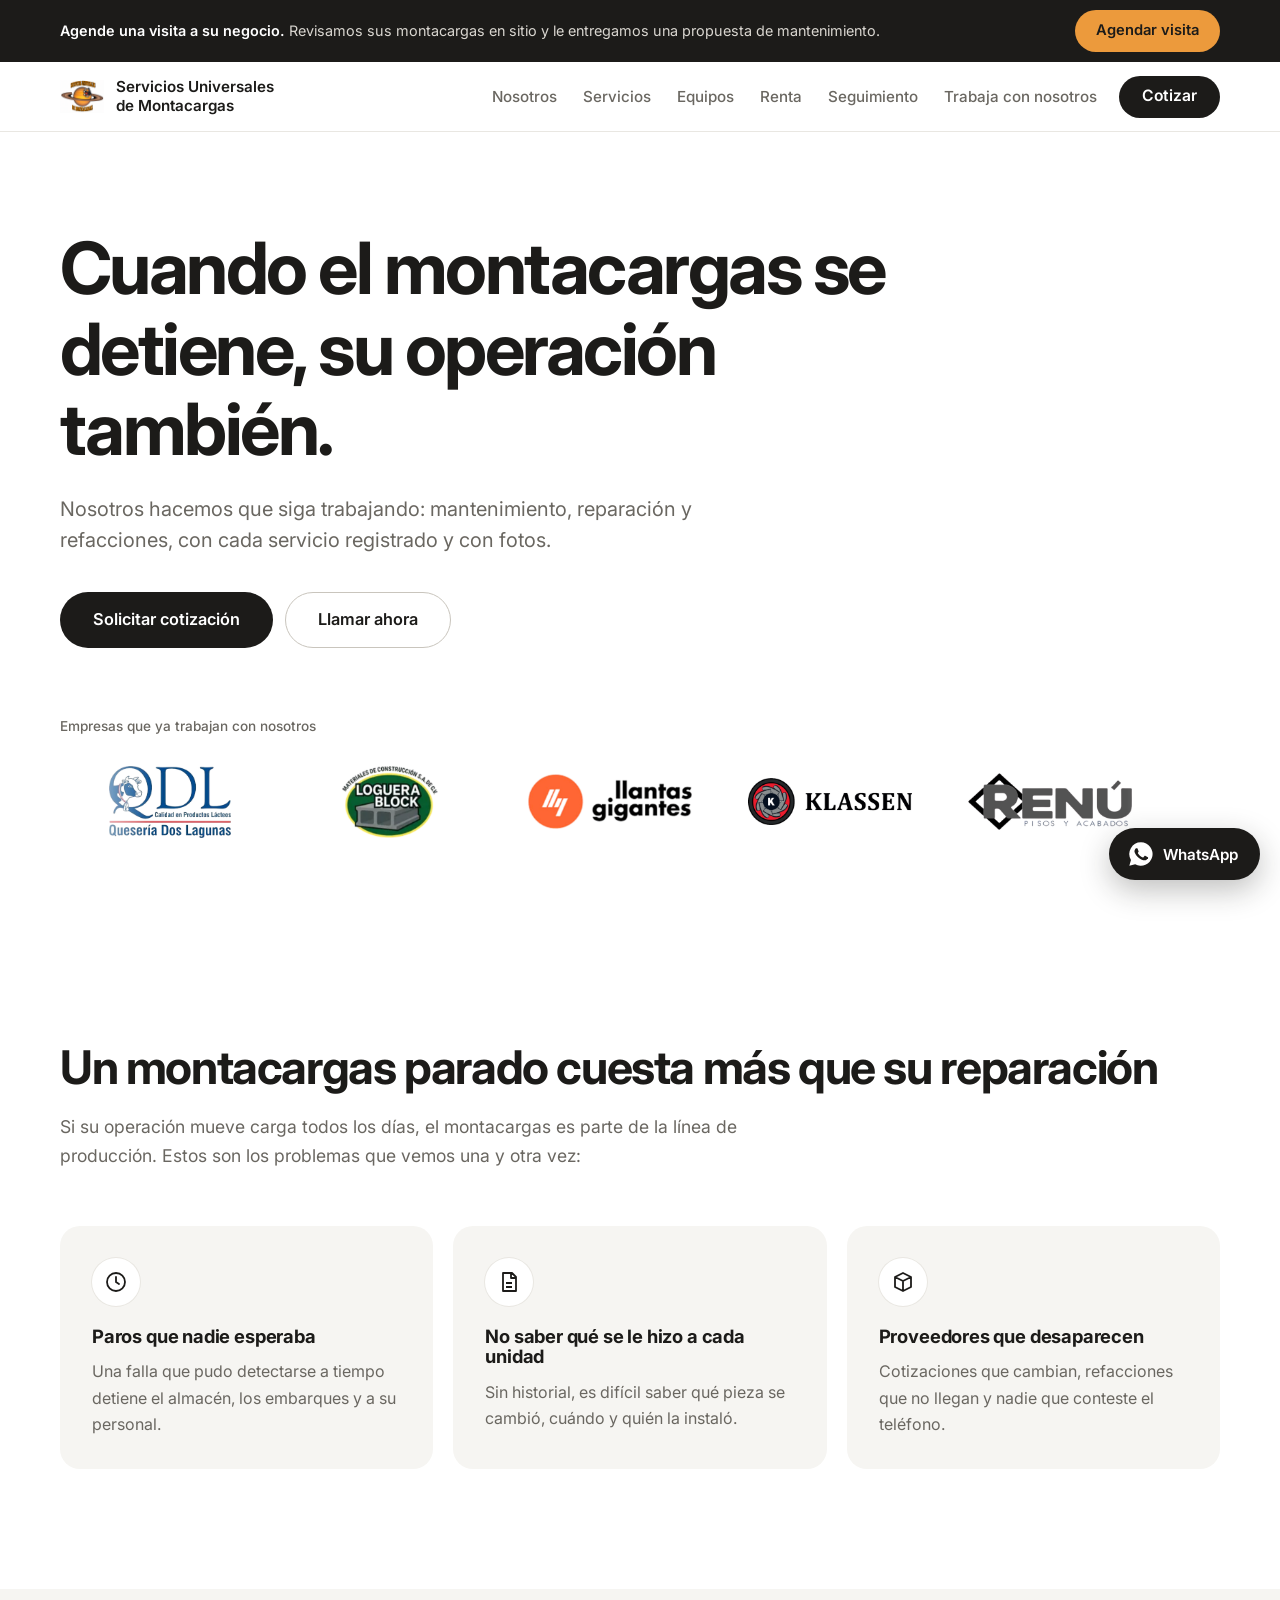
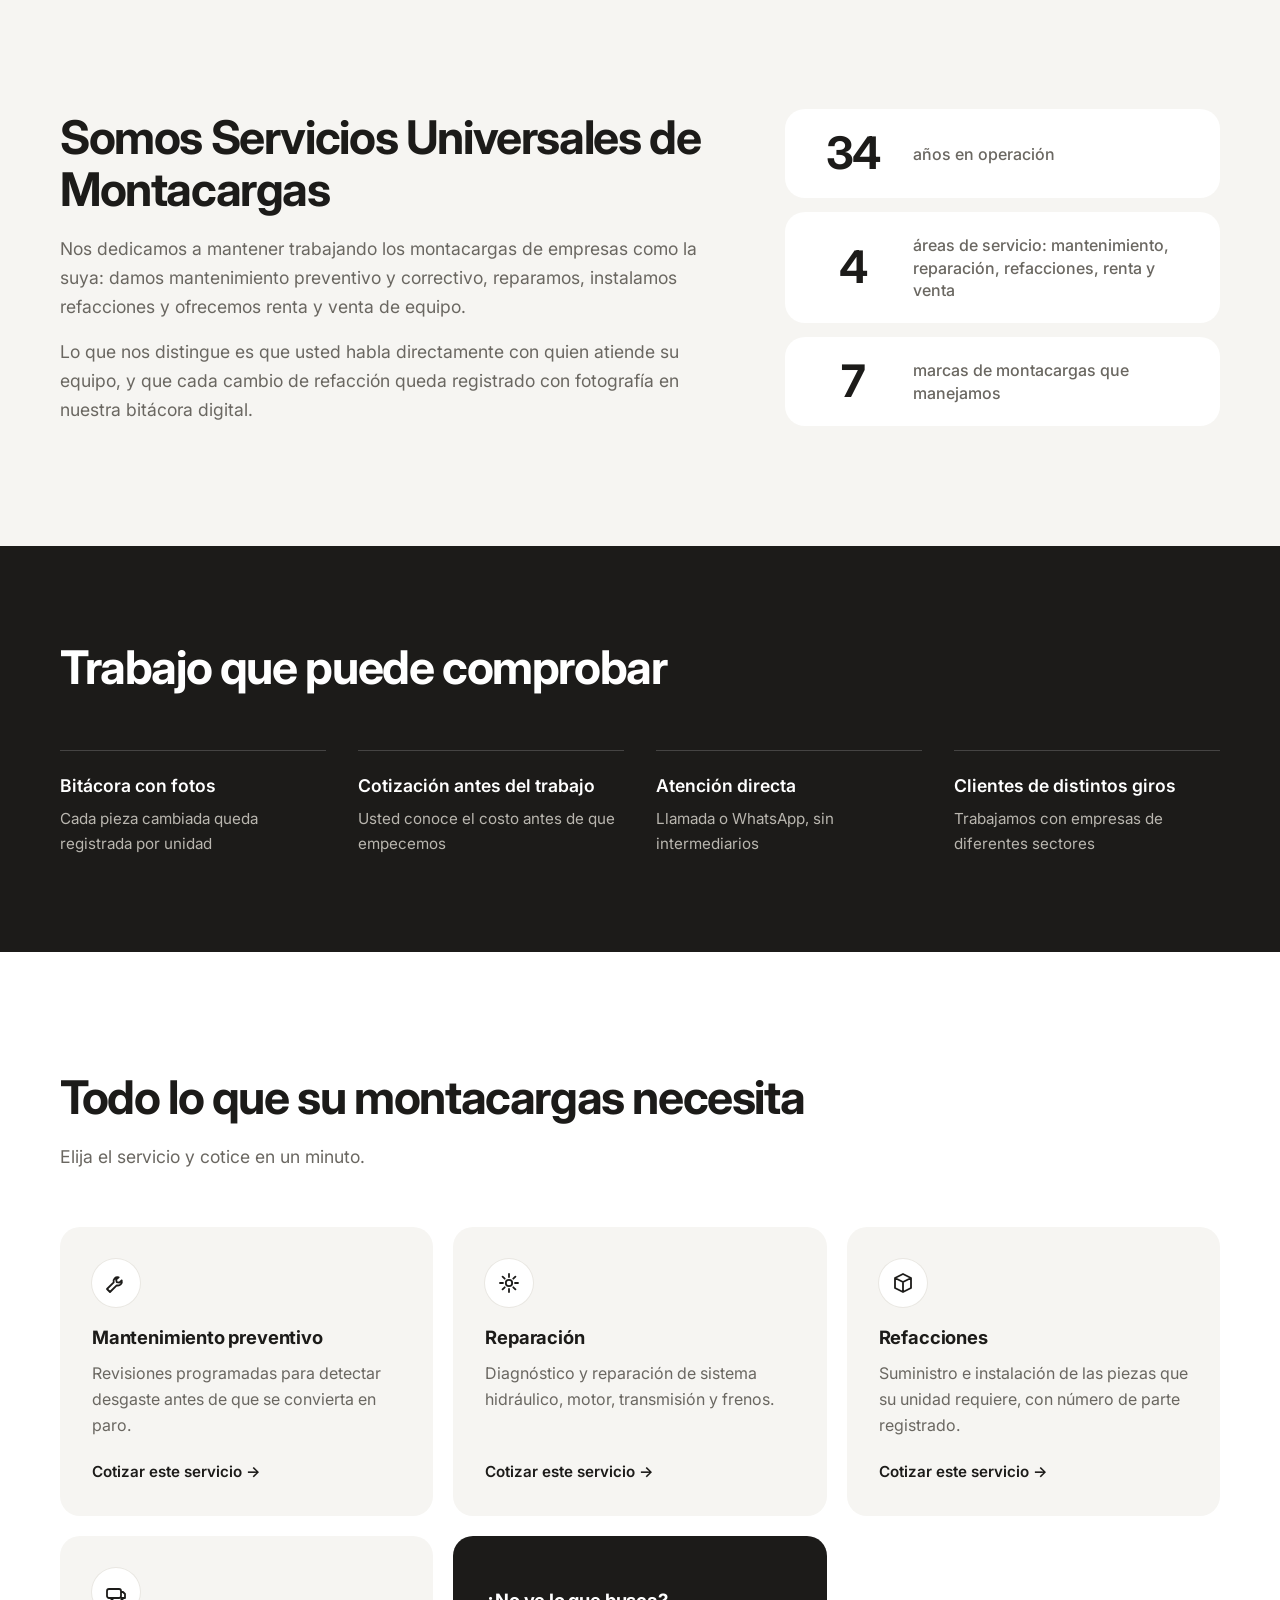
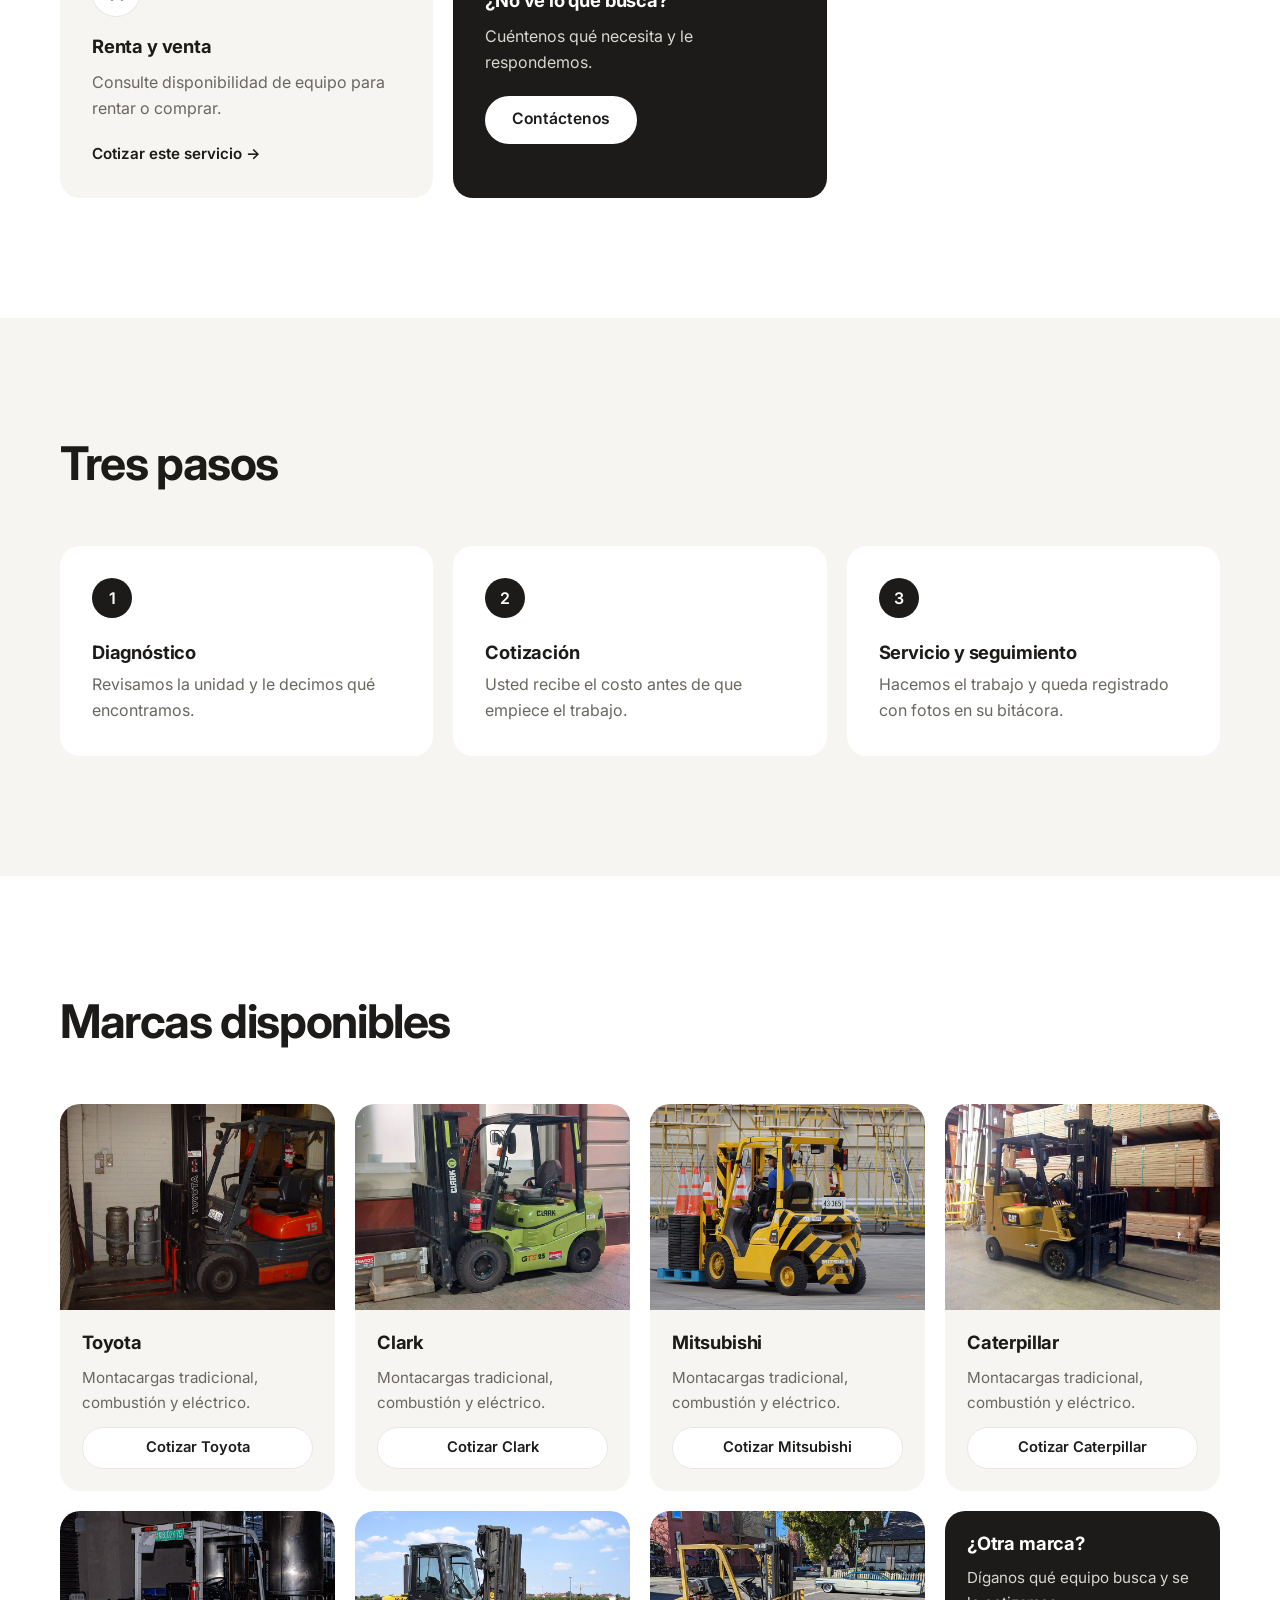
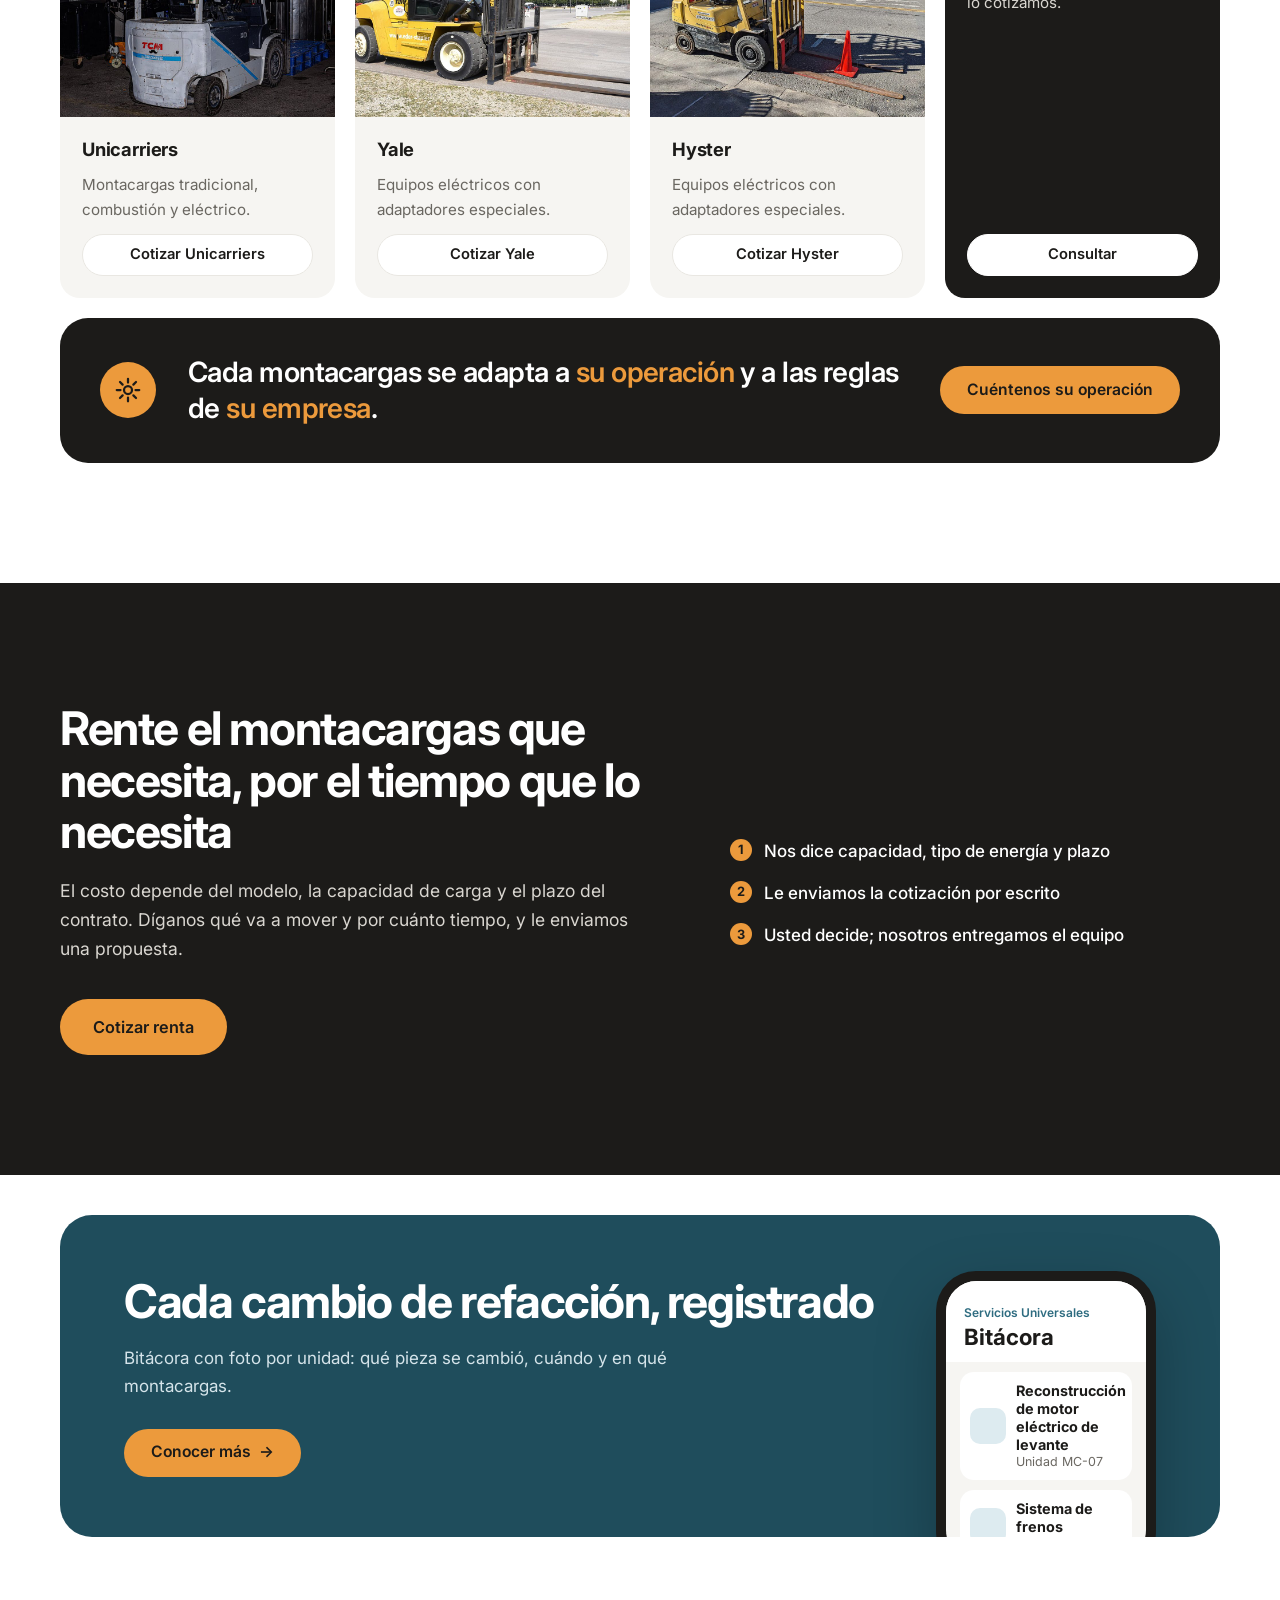
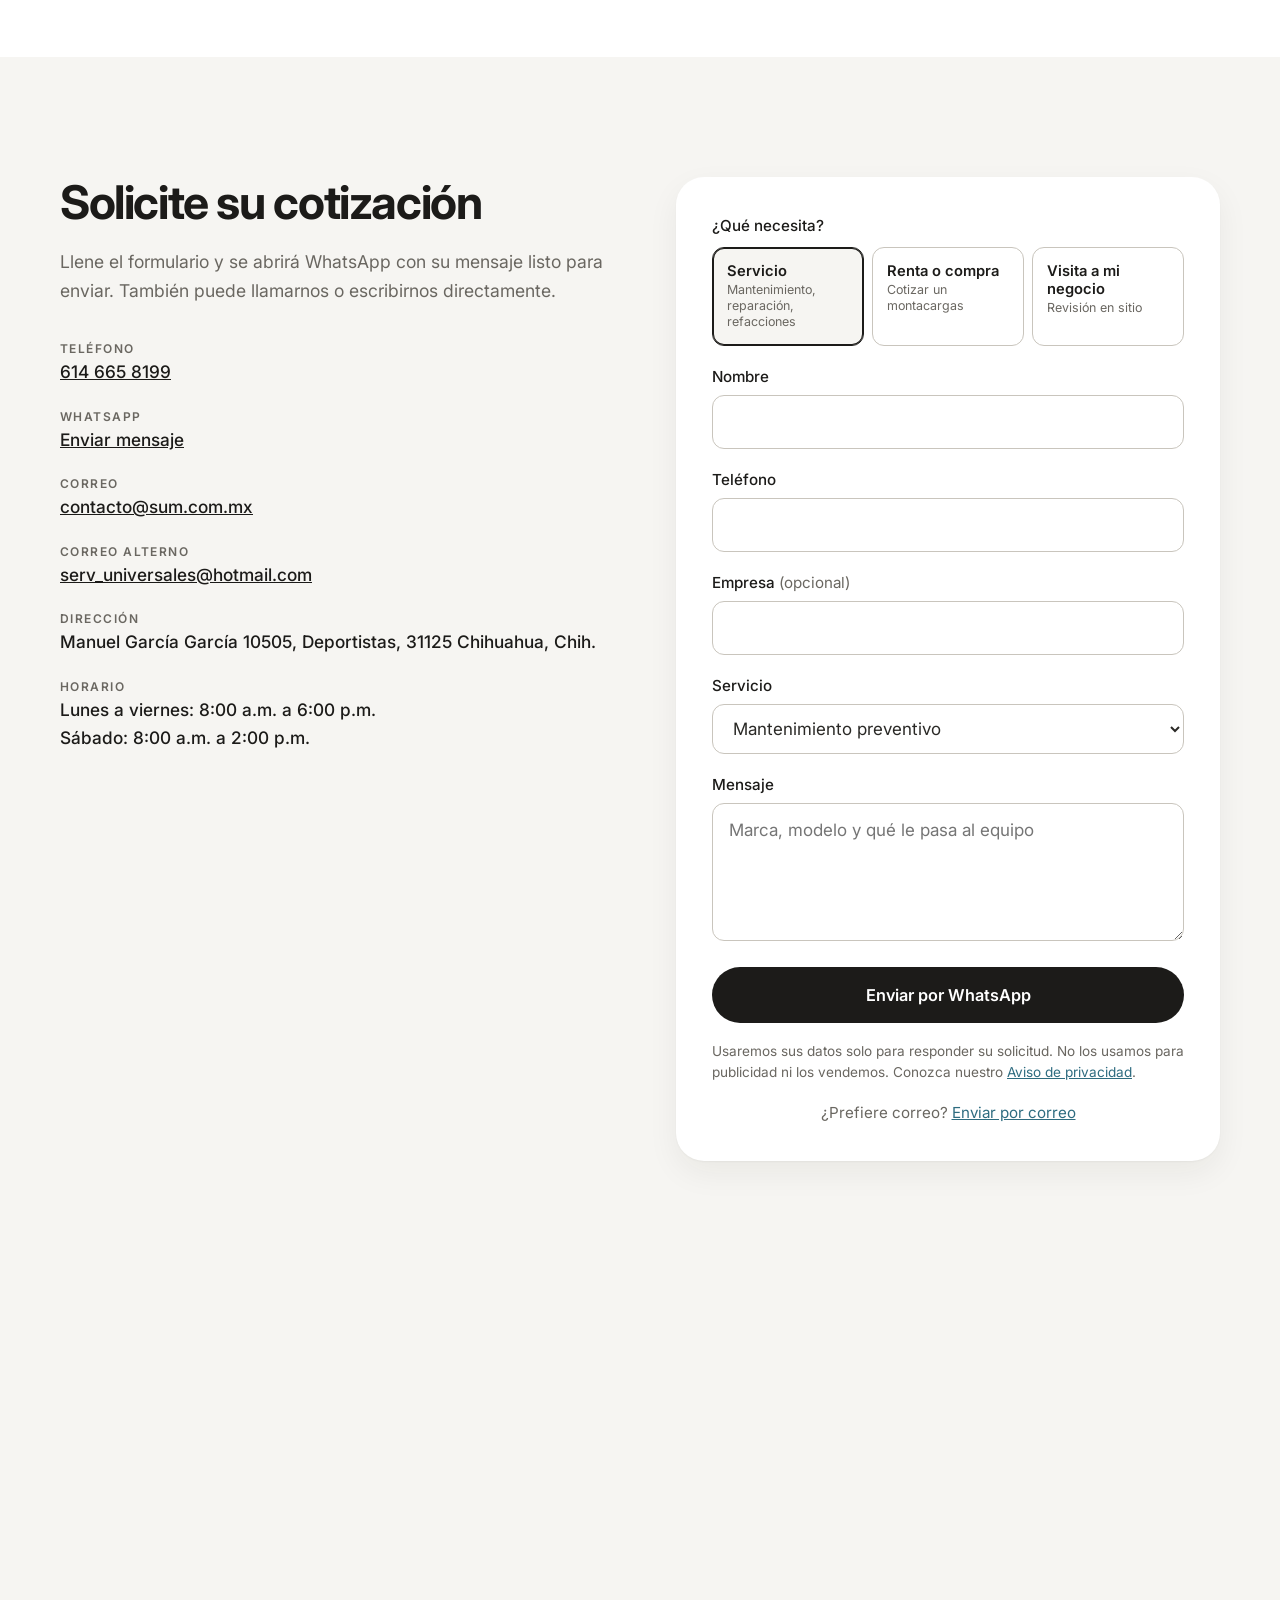
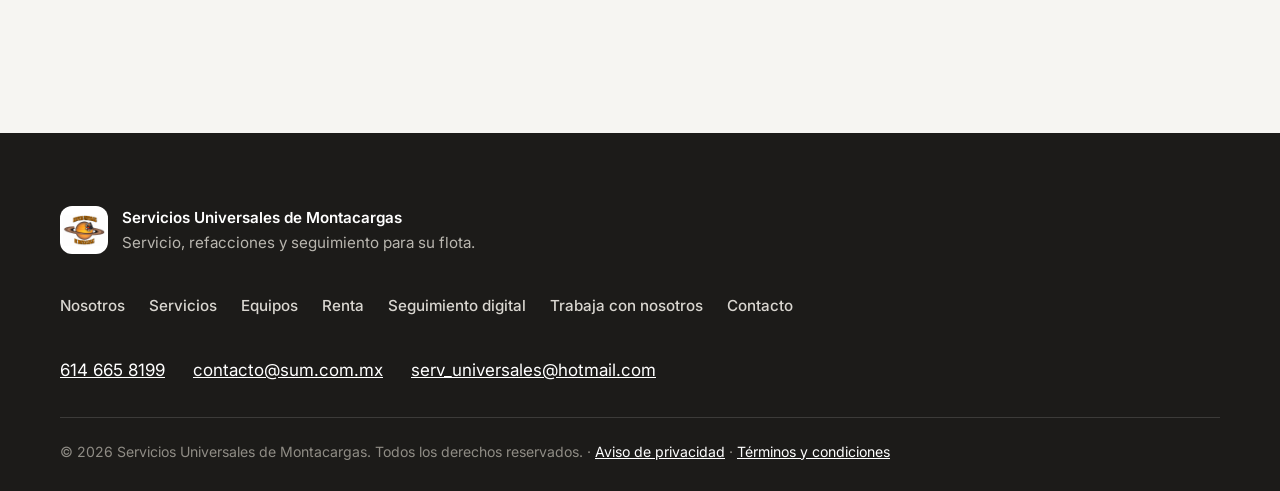
<file: index.html>
<!doctype html>
<html lang="es-MX">
<head>
  <meta charset="utf-8">
  <meta name="viewport" content="width=device-width, initial-scale=1">
  <title>Servicios Universales de Montacargas</title>
  <meta name="description" content="Mantenimiento, reparación, refacciones, renta y venta de montacargas con bitácora digital de cada servicio. Cotice con Servicios Universales de Montacargas.">
  <meta name="theme-color" content="#2B1A0E">
  <link rel="icon" type="image/png" href="assets/favicon.png">
  <link rel="preconnect" href="https://fonts.googleapis.com">
  <link rel="preconnect" href="https://fonts.gstatic.com" crossorigin>
  <link href="https://fonts.googleapis.com/css2?family=Inter:wght@400;500;600;700;800&display=swap" rel="stylesheet">
  <link rel="stylesheet" href="styles.css">
</head>
<body>
  <a class="skip" href="#contenido">Saltar al contenido</a>

  <div class="topbar" role="region" aria-label="Visita sin costo">
    <div class="wrap topbar__in">
      <p><b>Agende una visita a su negocio.</b> Revisamos sus montacargas en sitio y le entregamos una propuesta de mantenimiento.</p>
      <a class="btn btn--brand btn--sm" href="#contacto" data-modo="visita">Agendar visita</a>
    </div>
  </div>

  <header class="nav" id="inicio">
    <div class="wrap nav__in">
      <a class="nav__logo" href="#inicio" data-top aria-label="Servicios Universales de Montacargas, inicio">
        <img src="assets/favicon.png" alt="" width="52" height="52">
        <span>Servicios Universales<br>de Montacargas</span>
      </a>
      <button class="nav__toggle" aria-expanded="false" aria-controls="menu">
        <span class="sr">Abrir menú</span>
        <svg width="26" height="26" viewBox="0 0 24 24" aria-hidden="true"><path d="M4 7h16M4 12h16M4 17h16" stroke="currentColor" stroke-width="2.4" stroke-linecap="round"/></svg>
      </button>
      <nav id="menu" class="nav__menu" aria-label="Principal">
        <a href="#nosotros">Nosotros</a>
        <a href="#servicios">Servicios</a>
        <a href="#equipos">Equipos</a>
        <a href="#renta">Renta</a>
        <a href="seguimiento-digital.html">Seguimiento</a>
        <a href="#casos" data-sample>Casos</a>
        <a href="trabaja-con-nosotros.html">Trabaja con nosotros</a>
        <a class="btn btn--accent" href="#contacto">Cotizar</a>
      </nav>
    </div>
  </header>

  <main id="contenido">
    <!-- 1. Gancho: la promesa + empresas que ya confían -->
    <section class="hero" aria-labelledby="hero-t">
      <div class="wrap hero__in">
        <div class="hero__text">
          <h1 id="hero-t">Cuando el montacargas se detiene, su operación también.</h1>
          <p class="lead">Nosotros hacemos que siga trabajando: mantenimiento, reparación y refacciones, con cada servicio registrado y con fotos.</p>
          <div class="hero__cta">
            <a class="btn btn--accent btn--lg" href="#contacto">Solicitar cotización</a>
            <a data-tel class="btn btn--ghost btn--lg" href="#contacto">Llamar ahora</a>
          </div>
        </div>

        <div class="car" role="region" aria-label="Empresas que confían en nosotros">
          <p class="car__title">Empresas que ya trabajan con nosotros</p>
          <div class="car__frame">
            <ul class="car__track" aria-label="Logotipos de clientes">
            <li class="car__item"><img src="assets/clients/queseria-dos-lagunas.png" alt="Quesería Dos Lagunas" height="88"></li>
            <li class="car__item"><img src="assets/clients/loguera-block.png" alt="Loguera Block" height="88"></li>
            <li class="car__item"><img src="assets/clients/llantas-gigantes.png" alt="Llantas Gigantes" height="88"></li>
            <li class="car__item"><img src="assets/clients/klassen.png" alt="Klassen" height="88"></li>
            <li class="car__item"><img src="assets/clients/renu.png" alt="Renú Pisos y Acabados" height="88"></li>
            <li class="car__item"><img src="assets/clients/materiales-5-de-mayo.png" alt="Materiales 5 de Mayo" height="88"></li>
            <li class="car__item"><img src="assets/clients/sonoco.png" alt="Sonoco" height="88"></li>
            <li class="car__item"><img src="assets/clients/artec.png" alt="Artec" height="88"></li>
            <li class="car__item"><img src="assets/clients/acabados-metalicos.png" alt="Acabados Metálicos" height="88"></li>
            </ul>
          </div>
        </div>
      </div>
    </section>

    <!-- 2. La necesidad -->
    <section class="sec" id="necesidad">
      <div class="wrap">
        <h2>Un montacargas parado cuesta más que su reparación</h2>
        <p class="sec__intro">Si su operación mueve carga todos los días, el montacargas es parte de la línea de producción. Estos son los problemas que vemos una y otra vez:</p>
        <div class="cards cards--3">
          <article class="card">
            <span class="card__ico" aria-hidden="true"><svg viewBox="0 0 24 24"><circle cx="12" cy="12" r="9" fill="none" stroke="currentColor" stroke-width="1.8"/><path d="M12 7v5l3 2" fill="none" stroke="currentColor" stroke-width="1.8" stroke-linecap="round"/></svg></span>
            <h3>Paros que nadie esperaba</h3>
            <p>Una falla que pudo detectarse a tiempo detiene el almacén, los embarques y a su personal.</p>
          </article>
          <article class="card">
            <span class="card__ico" aria-hidden="true"><svg viewBox="0 0 24 24"><path d="M6 3h9l4 4v14H6z M14 3v5h5 M9 13h6 M9 17h6" fill="none" stroke="currentColor" stroke-width="1.8" stroke-linejoin="round"/></svg></span>
            <h3>No saber qué se le hizo a cada unidad</h3>
            <p>Sin historial, es difícil saber qué pieza se cambió, cuándo y quién la instaló.</p>
          </article>
          <article class="card">
            <span class="card__ico" aria-hidden="true"><svg viewBox="0 0 24 24"><path d="M12 3 4 7v10l8 4 8-4V7z M4 7l8 4 8-4 M12 11v10" fill="none" stroke="currentColor" stroke-width="1.8" stroke-linejoin="round"/></svg></span>
            <h3>Proveedores que desaparecen</h3>
            <p>Cotizaciones que cambian, refacciones que no llegan y nadie que conteste el teléfono.</p>
          </article>
        </div>
      </div>
    </section>

    <!-- 3. Quiénes somos -->
    <section class="sec sec--tint" id="nosotros">
      <div class="wrap about">
        <div>
          <h2>Somos Servicios Universales de Montacargas</h2>
          <p class="sec__intro">Nos dedicamos a mantener trabajando los montacargas de empresas como la suya: damos mantenimiento preventivo y correctivo, reparamos, instalamos refacciones y ofrecemos renta y venta de equipo.</p>
          <p class="sec__intro">Lo que nos distingue es que usted habla directamente con quien atiende su equipo, y que cada cambio de refacción queda registrado con fotografía en nuestra bitácora digital.</p>
        </div>
        <ul class="facts" aria-label="Datos de la empresa">
          <li class="facts__years" data-years-box hidden><b data-years>0</b><span>años en operación</span></li>
          <li><b>4</b><span>áreas de servicio: mantenimiento, reparación, refacciones, renta y venta</span></li>
          <li><b>7</b><span>marcas de montacargas que manejamos</span></li>
        </ul>
      </div>

      <div class="wrap" data-sample>
        <div class="mvv">
          <article><h3>Misión</h3><p>Mantener operando los montacargas de nuestros clientes con servicio oportuno, refacciones confiables y un registro claro de cada intervención.</p></article>
          <article><h3>Visión</h3><p>Ser el aliado de mantenimiento al que las empresas de la región recurren primero, por su cumplimiento y transparencia.</p></article>
          <article><h3>Valores</h3><ul><li>Cumplimiento</li><li>Transparencia</li><li>Seguridad</li><li>Trato directo</li></ul></article>
        </div>
      </div>
    </section>

    <!-- 4. Por qué confiar -->
    <section class="band" id="confianza" aria-labelledby="confianza-t">
      <div class="wrap band__head">
        <h2 id="confianza-t">Trabajo que puede comprobar</h2>
      </div>
      <ul class="wrap band__in">
        <li><strong>Bitácora con fotos</strong><span>Cada pieza cambiada queda registrada por unidad</span></li>
        <li><strong>Cotización antes del trabajo</strong><span>Usted conoce el costo antes de que empecemos</span></li>
        <li><strong>Atención directa</strong><span>Llamada o WhatsApp, sin intermediarios</span></li>
        <li><strong>Clientes de distintos giros</strong><span>Trabajamos con empresas de diferentes sectores</span></li>
      </ul>
    </section>

    <!-- 5. Cómo le ayudamos: servicios -->
    <section class="sec" id="servicios">
      <div class="wrap">
        <h2>Todo lo que su montacargas necesita</h2>
        <p class="sec__intro">Elija el servicio y cotice en un minuto.</p>
        <div class="cards">
          <article class="card">
            <span class="card__ico" aria-hidden="true"><svg viewBox="0 0 24 24"><path d="M14.7 6.3a4 4 0 0 0-5 5L3 18l3 3 6.7-6.7a4 4 0 0 0 5-5l-2.4 2.4-2.6-.6-.6-2.6z" fill="none" stroke="currentColor" stroke-width="1.8" stroke-linejoin="round"/></svg></span>
            <h3>Mantenimiento preventivo</h3>
            <p>Revisiones programadas para detectar desgaste antes de que se convierta en paro.</p>
            <a class="card__link" href="#contacto" data-modo="servicio" data-servicio="Mantenimiento preventivo">Cotizar este servicio <span aria-hidden="true">→</span></a>
          </article>
          <article class="card">
            <span class="card__ico" aria-hidden="true"><svg viewBox="0 0 24 24"><path d="M12 3v3M12 18v3M3 12h3M18 12h3M5.6 5.6l2.1 2.1M16.3 16.3l2.1 2.1M18.4 5.6l-2.1 2.1M7.7 16.3l-2.1 2.1" stroke="currentColor" stroke-width="1.8" stroke-linecap="round"/><circle cx="12" cy="12" r="3.2" fill="none" stroke="currentColor" stroke-width="1.8"/></svg></span>
            <h3>Reparación</h3>
            <p>Diagnóstico y reparación de sistema hidráulico, motor, transmisión y frenos.</p>
            <a class="card__link" href="#contacto" data-modo="servicio" data-servicio="Reparación">Cotizar este servicio <span aria-hidden="true">→</span></a>
          </article>
          <article class="card">
            <span class="card__ico" aria-hidden="true"><svg viewBox="0 0 24 24"><path d="M12 3 4 7v10l8 4 8-4V7z M4 7l8 4 8-4 M12 11v10" fill="none" stroke="currentColor" stroke-width="1.8" stroke-linejoin="round"/></svg></span>
            <h3>Refacciones</h3>
            <p>Suministro e instalación de las piezas que su unidad requiere, con número de parte registrado.</p>
            <a class="card__link" href="#contacto" data-modo="servicio" data-servicio="Refacciones">Cotizar este servicio <span aria-hidden="true">→</span></a>
          </article>
          <article class="card">
            <span class="card__ico" aria-hidden="true"><svg viewBox="0 0 24 24"><rect x="3" y="9" width="14" height="9" rx="2" fill="none" stroke="currentColor" stroke-width="1.8"/><path d="M17 12h2l2 2v4h-4M7 18v0" fill="none" stroke="currentColor" stroke-width="1.8" stroke-linejoin="round"/><circle cx="8" cy="19" r="1.6" fill="currentColor"/><circle cx="18" cy="19" r="1.6" fill="currentColor"/></svg></span>
            <h3>Renta y venta</h3>
            <p>Consulte disponibilidad de equipo para rentar o comprar.</p>
            <a class="card__link" href="#contacto" data-modo="equipo">Cotizar este servicio <span aria-hidden="true">→</span></a>
          </article>
          <article class="card card--cta">
            <h3>¿No ve lo que busca?</h3>
            <p>Cuéntenos qué necesita y le respondemos.</p>
            <a class="btn btn--ink" href="#contacto">Contáctenos</a>
          </article>
        </div>
      </div>
    </section>

    <!-- Proceso -->
    <section class="sec sec--tint" id="proceso">
      <div class="wrap">
        <h2>Tres pasos</h2>
        <ol class="steps">
          <li><span class="steps__n">1</span><h3>Diagnóstico</h3><p>Revisamos la unidad y le decimos qué encontramos.</p></li>
          <li><span class="steps__n">2</span><h3>Cotización</h3><p>Usted recibe el costo antes de que empiece el trabajo.</p></li>
          <li><span class="steps__n">3</span><h3>Servicio y seguimiento</h3><p>Hacemos el trabajo y queda registrado con fotos en su bitácora.</p></li>
        </ol>
      </div>
    </section>

    <!-- Equipos -->
    <section class="sec" id="equipos">
      <div class="wrap">
        <h2>Marcas disponibles</h2>
        <div class="prods">
          <article class="prod">
            <div class="prod__media"><img src="assets/products/toyota.jpg" alt="Montacargas Toyota" width="960" height="720" loading="lazy" data-ph="Toyota"></div>
            <div class="prod__body">
              <h3>Toyota</h3>
              <p>Montacargas tradicional, combustión y eléctrico.</p>
              <a class="btn btn--accent btn--sm" href="#contacto" data-modo="equipo" data-equipo="Toyota">Cotizar Toyota</a>
            </div>
          </article>
          <article class="prod">
            <div class="prod__media"><img src="assets/products/clark.jpg" alt="Montacargas Clark" width="960" height="720" loading="lazy" data-ph="Clark"></div>
            <div class="prod__body">
              <h3>Clark</h3>
              <p>Montacargas tradicional, combustión y eléctrico.</p>
              <a class="btn btn--accent btn--sm" href="#contacto" data-modo="equipo" data-equipo="Clark">Cotizar Clark</a>
            </div>
          </article>
          <article class="prod">
            <div class="prod__media"><img src="assets/products/mitsubishi.jpg" alt="Montacargas Mitsubishi" width="960" height="720" loading="lazy" data-ph="Mitsubishi"></div>
            <div class="prod__body">
              <h3>Mitsubishi</h3>
              <p>Montacargas tradicional, combustión y eléctrico.</p>
              <a class="btn btn--accent btn--sm" href="#contacto" data-modo="equipo" data-equipo="Mitsubishi">Cotizar Mitsubishi</a>
            </div>
          </article>
          <article class="prod">
            <div class="prod__media"><img src="assets/products/caterpillar.jpg" alt="Montacargas Caterpillar" width="960" height="720" loading="lazy" data-ph="Caterpillar"></div>
            <div class="prod__body">
              <h3>Caterpillar</h3>
              <p>Montacargas tradicional, combustión y eléctrico.</p>
              <a class="btn btn--accent btn--sm" href="#contacto" data-modo="equipo" data-equipo="Caterpillar">Cotizar Caterpillar</a>
            </div>
          </article>
          <article class="prod">
            <div class="prod__media"><img src="assets/products/unicarriers.jpg" alt="Montacargas Unicarriers" width="960" height="720" loading="lazy" data-ph="Unicarriers"></div>
            <div class="prod__body">
              <h3>Unicarriers</h3>
              <p>Montacargas tradicional, combustión y eléctrico.</p>
              <a class="btn btn--accent btn--sm" href="#contacto" data-modo="equipo" data-equipo="Unicarriers">Cotizar Unicarriers</a>
            </div>
          </article>
          <article class="prod">
            <div class="prod__media"><img src="assets/products/yale.jpg" alt="Montacargas Yale" width="960" height="720" loading="lazy" data-ph="Yale"></div>
            <div class="prod__body">
              <h3>Yale</h3>
              <p>Equipos eléctricos con adaptadores especiales.</p>
              <a class="btn btn--accent btn--sm" href="#contacto" data-modo="equipo" data-equipo="Yale">Cotizar Yale</a>
            </div>
          </article>
          <article class="prod">
            <div class="prod__media"><img src="assets/products/hyster.jpg" alt="Montacargas Hyster" width="960" height="720" loading="lazy" data-ph="Hyster"></div>
            <div class="prod__body">
              <h3>Hyster</h3>
              <p>Equipos eléctricos con adaptadores especiales.</p>
              <a class="btn btn--accent btn--sm" href="#contacto" data-modo="equipo" data-equipo="Hyster">Cotizar Hyster</a>
            </div>
          </article>
          <article class="prod prod--cta card--cta">
            <div class="prod__body">
              <h3>¿Otra marca?</h3>
              <p>Díganos qué equipo busca y se lo cotizamos.</p>
              <a class="btn btn--ink btn--sm" href="#contacto" data-modo="equipo" data-equipo="Otra marca">Consultar</a>
            </div>
          </article>
        </div>
        <aside class="fit" aria-label="Adaptación a su operación">
          <span class="fit__ico" aria-hidden="true"><svg viewBox="0 0 24 24"><path d="M12 3v3M12 18v3M3 12h3M18 12h3M5.6 5.6l2.1 2.1M16.3 16.3l2.1 2.1M18.4 5.6l-2.1 2.1M7.7 16.3l-2.1 2.1" stroke="currentColor" stroke-width="1.8" stroke-linecap="round"/><circle cx="12" cy="12" r="3.2" fill="none" stroke="currentColor" stroke-width="1.8"/></svg></span>
          <p class="fit__text">Cada montacargas se adapta a <em>su operación</em> y a las reglas de <em>su empresa</em>.</p>
          <a class="btn btn--brand" href="#contacto" data-modo="equipo">Cuéntenos su operación</a>
        </aside>
      </div>
    </section>

    <!-- Renta (sección propia, sin precio) -->
    <section class="sec sec--ink" id="renta" aria-labelledby="renta-t">
      <div class="wrap split">
        <div>
          <h2 id="renta-t">Rente el montacargas que necesita, por el tiempo que lo necesita</h2>
          <p class="sec__intro">El costo depende del modelo, la capacidad de carga y el plazo del contrato. Díganos qué va a mover y por cuánto tiempo, y le enviamos una propuesta.</p>
          <div class="hero__cta">
            <a class="btn btn--brand btn--lg" href="#contacto" data-modo="equipo" data-operacion="Renta">Cotizar renta</a>
          </div>
        </div>
        <ol class="ticks ticks--num">
          <li>Nos dice capacidad, tipo de energía y plazo</li>
          <li>Le enviamos la cotización por escrito</li>
          <li>Usted decide; nosotros entregamos el equipo</li>
        </ol>
      </div>
    </section>

    <!-- Seguimiento digital: anuncio que lleva a su propia página -->
    <section class="sec sec--promo" aria-label="Seguimiento digital">
      <div class="wrap">
        <a class="promo" href="seguimiento-digital.html">
          <div class="promo__text">
            <h2>Cada cambio de refacción, registrado</h2>
            <p>Bitácora con foto por unidad: qué pieza se cambió, cuándo y en qué montacargas.</p>
            <span class="btn btn--brand">Conocer más <span aria-hidden="true">→</span></span>
          </div>
          <div class="phone phone--sm" aria-hidden="true">
            <div class="phone__screen">
              <div class="phone__head"><small>Servicios Universales</small><b>Bitácora</b></div>
              <div class="phone__row"><i></i><div><b>Reconstrucción de motor eléctrico de levante</b><small>Unidad MC-07</small></div></div>
              <div class="phone__row"><i></i><div><b>Sistema de frenos</b><small>Unidad MC-03</small></div></div>
            </div>
          </div>
        </a>
      </div>
    </section>

    <!-- Casos de éxito (ejemplo) -->
    <section class="sec" id="casos" aria-labelledby="casos-t" data-sample>
      <div class="wrap">
        <h2 id="casos-t">Resultados que se pueden medir</h2>
        <div class="grid3">
          <article class="post"><div class="post__img" aria-hidden="true"></div><div class="post__body"><h3>Programa de mantenimiento preventivo para una flota de montacargas</h3><p>Pasamos de reparar fallas a prevenirlas, con calendario por unidad y bitácora fotográfica.</p><p class="result"><b>Resultado:</b> menos paros no planeados.</p></div></article>
          <article class="post"><div class="post__img" aria-hidden="true"></div><div class="post__body"><h3>Renta de equipo para temporada alta</h3><p>Entrega de montacargas en renta con plazo definido para cubrir un aumento de demanda.</p><p class="result"><b>Resultado:</b> operación sin interrupciones.</p></div></article>
          <article class="post"><div class="post__img" aria-hidden="true"></div><div class="post__body"><h3>Orden y control de refacciones por unidad</h3><p>Registro de cada pieza instalada, con número de parte y fotografía.</p><p class="result"><b>Resultado:</b> historial completo por montacargas.</p></div></article>
        </div>
      </div>
    </section>

    <!-- Noticias / blog (ejemplo) -->
    <section class="sec sec--tint" id="noticias" aria-labelledby="noticias-t" data-sample>
      <div class="wrap">
        <h2 id="noticias-t">Para cuidar mejor su montacargas</h2>
        <div class="grid3">
          <article class="post"><div class="post__img" aria-hidden="true"></div><div class="post__body"><time datetime="2026-10-01">1 oct 2026</time><h3>Señales de que su montacargas necesita mantenimiento</h3><p>Ruidos, fugas y pérdida de fuerza: qué revisar antes de que haya un paro.</p></div></article>
          <article class="post"><div class="post__img" aria-hidden="true"></div><div class="post__body"><time datetime="2026-09-15">15 sep 2026</time><h3>Por qué registrar cada refacción</h3><p>Un historial por unidad ayuda a planear compras y detectar piezas que fallan seguido.</p></div></article>
          <article class="post"><div class="post__img" aria-hidden="true"></div><div class="post__body"><time datetime="2026-09-01">1 sep 2026</time><h3>Revisión diaria antes de operar</h3><p>Una lista corta que el operador puede hacer en minutos para trabajar con seguridad.</p></div></article>
        </div>
      </div>
    </section>


    <!-- Contacto -->
    <section class="sec sec--tint" id="contacto">
      <div class="wrap contact">
        <div>
          <h2>Solicite su cotización</h2>
          <p class="sec__intro">Llene el formulario y se abrirá WhatsApp con su mensaje listo para enviar. También puede llamarnos o escribirnos directamente.</p>
          <ul class="info">
            <li><span>Teléfono</span><a data-tel href="#contacto">614 665 8199</a></li>
            <li><span>WhatsApp</span><a data-wa href="#contacto" target="_blank" rel="noopener">Enviar mensaje</a></li>
            <li><span>Correo</span><a data-email href="#contacto">contacto@sum.com.mx</a></li>
            <li><span>Correo alterno</span><a data-email-alt href="#contacto">serv_universales@hotmail.com</a></li>
            <li><span>Dirección</span><b data-address>Por confirmar</b></li>
            <li><span>Horario</span><b data-hours>Por confirmar</b></li>
          </ul>
        </div>

        <form class="form" id="form" novalidate>
          <fieldset class="modes">
            <legend>¿Qué necesita?</legend>
            <label class="mode"><input type="radio" name="modo" value="servicio" checked><span><b>Servicio</b><small>Mantenimiento, reparación, refacciones</small></span></label>
            <label class="mode"><input type="radio" name="modo" value="equipo"><span><b>Renta o compra</b><small>Cotizar un montacargas</small></span></label>
            <label class="mode"><input type="radio" name="modo" value="visita"><span><b>Visita a mi negocio</b><small>Revisión en sitio</small></span></label>
          </fieldset>

          <div class="field">
            <label for="nombre">Nombre</label>
            <input id="nombre" name="nombre" autocomplete="name" required>
            <p class="err" hidden>Escriba su nombre.</p>
          </div>
          <div class="field">
            <label for="telefono">Teléfono</label>
            <input id="telefono" name="telefono" type="tel" inputmode="tel" autocomplete="tel" required>
            <p class="err" hidden>Escriba un teléfono de contacto.</p>
          </div>
          <div class="field">
            <label for="empresa">Empresa <span class="opt">(opcional)</span></label>
            <input id="empresa" name="empresa" autocomplete="organization">
          </div>

          <!-- Solo para "Servicio" -->
          <div class="field" data-mode="servicio">
            <label for="servicio">Servicio</label>
            <select id="servicio" name="servicio">
              <option>Mantenimiento preventivo</option>
              <option>Reparación</option>
              <option>Refacciones</option>
              <option>Otro</option>
            </select>
          </div>

          <!-- Solo para "Renta o compra" -->
          <div class="field" data-mode="equipo" hidden>
            <label for="operacion">Me interesa</label>
            <select id="operacion" name="operacion">
              <option>Renta</option>
              <option>Compra</option>
            </select>
          </div>
          <div class="field" data-mode="equipo" hidden>
            <label for="equipo">Marca <span class="opt">(opcional)</span></label>
            <select id="equipo" name="equipo">
              <option value="">No estoy seguro</option>
              <option>Toyota</option>
              <option>Clark</option>
              <option>Mitsubishi</option>
              <option>Caterpillar</option>
              <option>Unicarriers</option>
              <option>Yale</option>
              <option>Hyster</option>
              <option>Otra marca</option>
            </select>
          </div>

          <!-- Solo para "Visita" -->
          <div class="field" data-mode="visita" hidden>
            <label for="ubicacion">Ciudad o zona de su negocio</label>
            <input id="ubicacion" name="ubicacion" autocomplete="address-level2" required>
            <p class="err" hidden>Escriba dónde se encuentra su negocio.</p>
          </div>

          <div class="field">
            <label for="mensaje"><span data-msg-label>Mensaje</span> <span class="opt" data-msg-opt hidden>(opcional)</span></label>
            <textarea id="mensaje" name="mensaje" rows="4"></textarea>
            <p class="err" hidden>Cuéntenos brevemente qué necesita.</p>
          </div>
          <button class="btn btn--accent btn--lg btn--block" type="submit">Enviar por WhatsApp</button>
          <p class="form__privacy">Usaremos sus datos solo para responder su solicitud. No los usamos para publicidad ni los vendemos. Conozca nuestro <a href="aviso-de-privacidad.html">Aviso de privacidad</a>.</p>
          <p class="form__alt">¿Prefiere correo? <a data-mail-form href="#contacto">Enviar por correo</a></p>
        </form>
      </div>
      <div class="wrap"><div class="map" data-map hidden></div></div>
    </section>
  
  </main>

  <footer class="foot">
    <div class="wrap foot__in">
      <a class="foot__brand" href="#inicio" data-top aria-label="Volver arriba">
        <img src="assets/favicon.png" alt="" width="56" height="56">
        <p><b>Servicios Universales de Montacargas</b><br>Servicio, refacciones y seguimiento para su flota.</p>
      </a>
      <nav aria-label="Pie de página">
        <a href="#nosotros">Nosotros</a>
        <a href="#servicios">Servicios</a>
        <a href="#equipos">Equipos</a>
        <a href="#renta">Renta</a>
        <a href="seguimiento-digital.html">Seguimiento digital</a>
        <a href="#casos" data-sample>Casos de éxito</a>
        <a href="#noticias" data-sample>Noticias</a>
        <a href="trabaja-con-nosotros.html">Trabaja con nosotros</a>
        <a href="#contacto">Contacto</a>
      </nav>
    </div>
    <ul class="wrap foot__contact">
      <li><a data-tel href="#contacto">614 665 8199</a></li>
      <li><a data-email href="#contacto">contacto@sum.com.mx</a></li>
      <li><a data-email-alt href="#contacto">serv_universales@hotmail.com</a></li>
    </ul>
    <p class="wrap foot__copy">© <span id="year"></span> Servicios Universales de Montacargas. Todos los derechos reservados. · <a href="aviso-de-privacidad.html">Aviso de privacidad</a> · <a href="terminos.html">Términos y condiciones</a></p>
  </footer>

  <a data-wa class="wa" href="#contacto" target="_blank" rel="noopener" aria-label="Escribir por WhatsApp">
    <svg viewBox="0 0 24 24" width="28" height="28" aria-hidden="true"><path fill="currentColor" d="M12 2a10 10 0 0 0-8.6 15.1L2 22l5-1.3A10 10 0 1 0 12 2zm5.2 14.2c-.2.6-1.2 1.2-1.7 1.2-.5.1-1 .2-3.3-.7-2.8-1.2-4.6-4-4.7-4.2-.1-.2-1.1-1.5-1.1-2.8s.7-2 .9-2.3c.2-.3.5-.3.7-.3h.5c.2 0 .4 0 .6.5l.8 2c.1.2.1.4 0 .5l-.4.6c-.1.2-.3.3-.1.6.2.3.8 1.3 1.7 2.1 1.2 1 2.1 1.3 2.4 1.5.3.1.5.1.6-.1l.9-1.1c.2-.3.4-.2.6-.1l1.9.9c.3.1.5.2.5.3.1.2.1.8-.1 1.4z"/></svg>
    <span>WhatsApp</span>
  </a>

  <script src="script.js"></script>
</body>
</html>
</file>
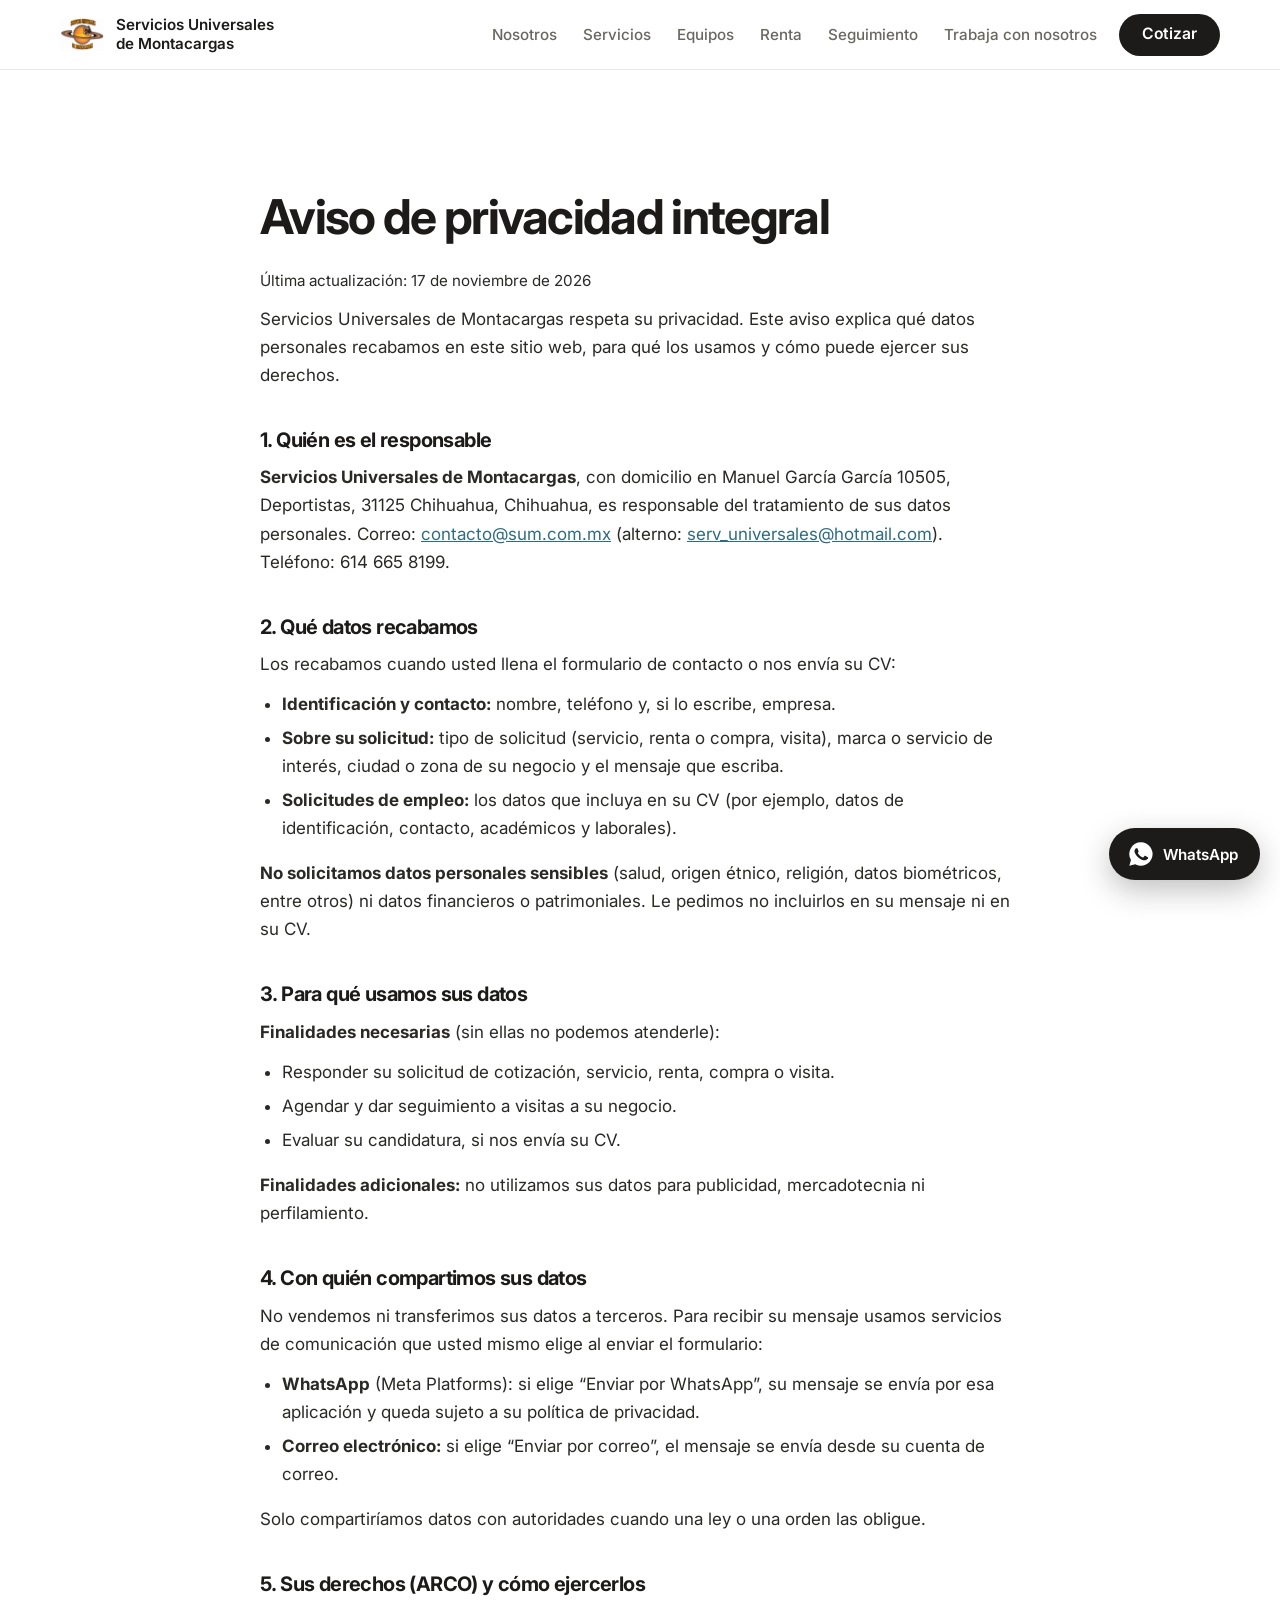
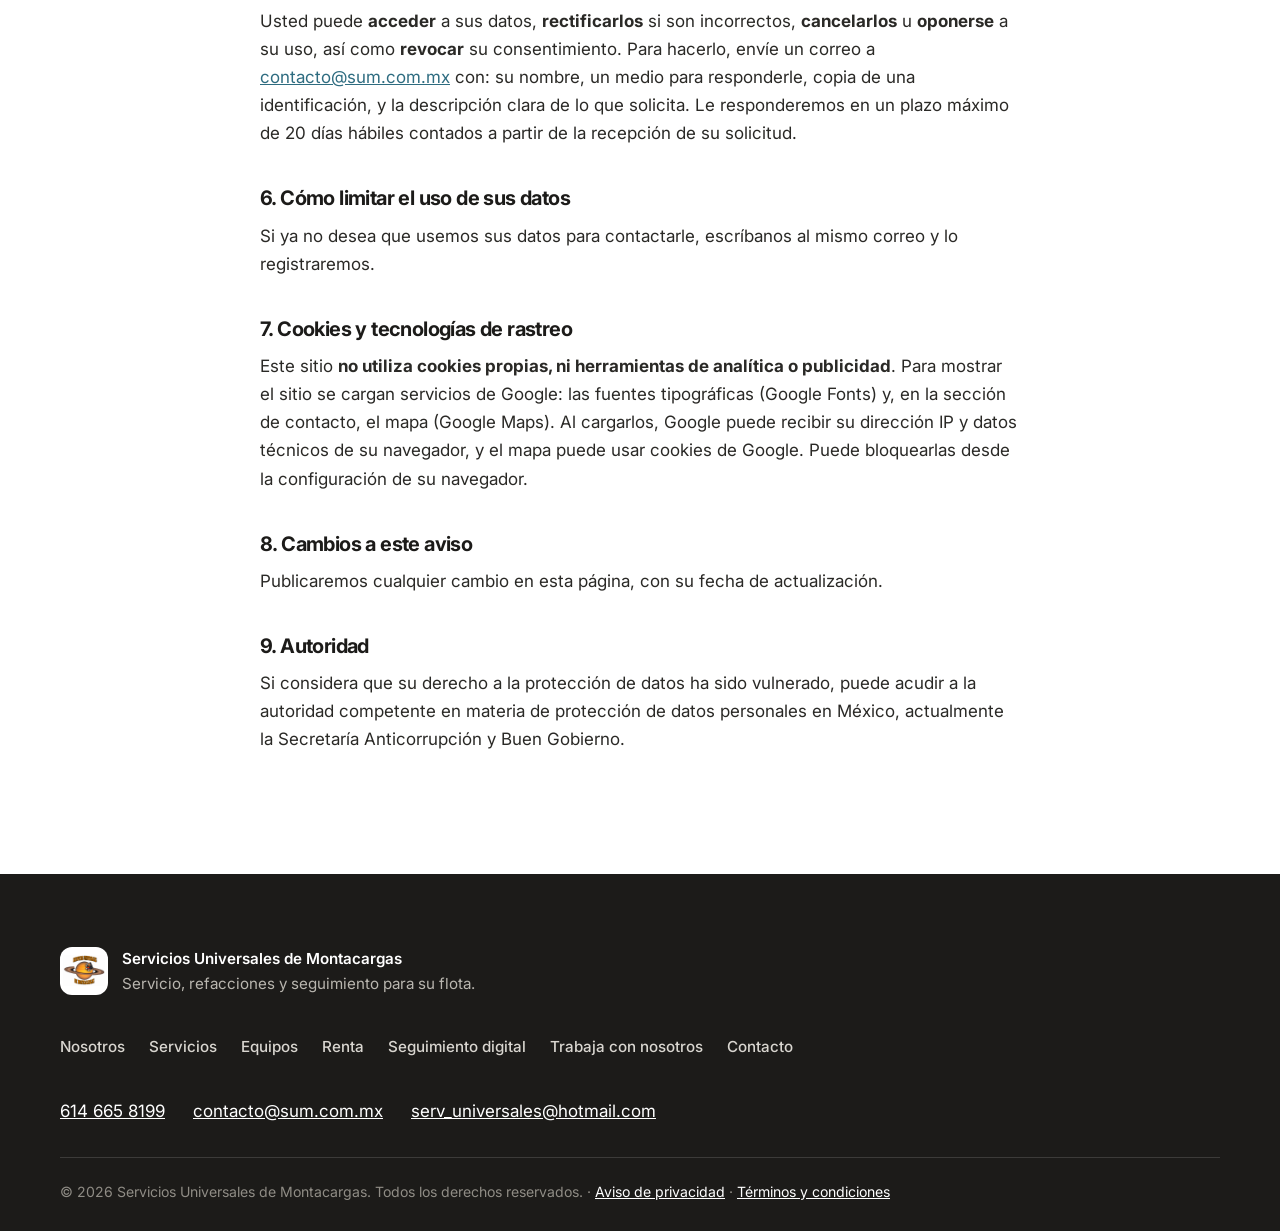
<file: aviso-de-privacidad.html>
<!doctype html>
<html lang="es-MX">
<head>
  <meta charset="utf-8">
  <meta name="viewport" content="width=device-width, initial-scale=1">
  <title>Aviso de privacidad · Servicios Universales de Montacargas</title>
  <meta name="description" content="Aviso de privacidad">
  <meta name="theme-color" content="#2B1A0E">
  <link rel="icon" type="image/png" href="assets/favicon.png">
  <link rel="preconnect" href="https://fonts.googleapis.com">
  <link rel="preconnect" href="https://fonts.gstatic.com" crossorigin>
  <link href="https://fonts.googleapis.com/css2?family=Inter:wght@400;500;600;700;800&display=swap" rel="stylesheet">
  <link rel="stylesheet" href="styles.css">
</head>
<body>
  <a class="skip" href="#contenido">Saltar al contenido</a>

  <header class="nav" id="inicio">
    <div class="wrap nav__in">
      <a class="nav__logo" href="index.html" aria-label="Servicios Universales de Montacargas, inicio">
        <img src="assets/favicon.png" alt="" width="52" height="52">
        <span>Servicios Universales<br>de Montacargas</span>
      </a>
      <button class="nav__toggle" aria-expanded="false" aria-controls="menu">
        <span class="sr">Abrir menú</span>
        <svg width="26" height="26" viewBox="0 0 24 24" aria-hidden="true"><path d="M4 7h16M4 12h16M4 17h16" stroke="currentColor" stroke-width="2.4" stroke-linecap="round"/></svg>
      </button>
      <nav id="menu" class="nav__menu" aria-label="Principal">
        <a href="index.html#nosotros">Nosotros</a>
        <a href="index.html#servicios">Servicios</a>
        <a href="index.html#equipos">Equipos</a>
        <a href="index.html#renta">Renta</a>
        <a href="seguimiento-digital.html">Seguimiento</a>
        <a href="index.html#casos" data-sample>Casos</a>
        <a href="trabaja-con-nosotros.html">Trabaja con nosotros</a>
        <a class="btn btn--accent" href="index.html#contacto">Cotizar</a>
      </nav>
    </div>
  </header>

  <main id="contenido">
    <section class="sec">
      <div class="wrap legal">
        <h1>Aviso de privacidad integral</h1>
        <p class="legal__date">Última actualización: 17 de noviembre de 2026</p>
                <p>Servicios Universales de Montacargas respeta su privacidad. Este aviso explica qué datos personales recabamos en este sitio web, para qué los usamos y cómo puede ejercer sus derechos.</p>
        <h2 class="legal__h">1. Quién es el responsable</h2>
        <p><b>Servicios Universales de Montacargas</b>, con domicilio en Manuel García García 10505, Deportistas, 31125 Chihuahua, Chihuahua, es responsable del tratamiento de sus datos personales. Correo: <a href="mailto:contacto@sum.com.mx">contacto@sum.com.mx</a> (alterno: <a href="mailto:serv_universales@hotmail.com">serv_universales@hotmail.com</a>). Teléfono: 614 665 8199.</p>
        <h2 class="legal__h">2. Qué datos recabamos</h2>
        <p>Los recabamos cuando usted llena el formulario de contacto o nos envía su CV:</p>        <ul><li><b>Identificación y contacto:</b> nombre, teléfono y, si lo escribe, empresa.</li><li><b>Sobre su solicitud:</b> tipo de solicitud (servicio, renta o compra, visita), marca o servicio de interés, ciudad o zona de su negocio y el mensaje que escriba.</li><li><b>Solicitudes de empleo:</b> los datos que incluya en su CV (por ejemplo, datos de identificación, contacto, académicos y laborales).</li></ul>        <p><b>No solicitamos datos personales sensibles</b> (salud, origen étnico, religión, datos biométricos, entre otros) ni datos financieros o patrimoniales. Le pedimos no incluirlos en su mensaje ni en su CV.</p>
        <h2 class="legal__h">3. Para qué usamos sus datos</h2>
        <p><b>Finalidades necesarias</b> (sin ellas no podemos atenderle):</p>        <ul><li>Responder su solicitud de cotización, servicio, renta, compra o visita.</li><li>Agendar y dar seguimiento a visitas a su negocio.</li><li>Evaluar su candidatura, si nos envía su CV.</li></ul>        <p><b>Finalidades adicionales:</b> no utilizamos sus datos para publicidad, mercadotecnia ni perfilamiento.</p>
        <h2 class="legal__h">4. Con quién compartimos sus datos</h2>
        <p>No vendemos ni transferimos sus datos a terceros. Para recibir su mensaje usamos servicios de comunicación que usted mismo elige al enviar el formulario:</p>        <ul><li><b>WhatsApp</b> (Meta Platforms): si elige “Enviar por WhatsApp”, su mensaje se envía por esa aplicación y queda sujeto a su política de privacidad.</li><li><b>Correo electrónico:</b> si elige “Enviar por correo”, el mensaje se envía desde su cuenta de correo.</li></ul>        <p>Solo compartiríamos datos con autoridades cuando una ley o una orden las obligue.</p>
        <h2 class="legal__h">5. Sus derechos (ARCO) y cómo ejercerlos</h2>
        <p>Usted puede <b>acceder</b> a sus datos, <b>rectificarlos</b> si son incorrectos, <b>cancelarlos</b> u <b>oponerse</b> a su uso, así como <b>revocar</b> su consentimiento. Para hacerlo, envíe un correo a <a href="mailto:contacto@sum.com.mx">contacto@sum.com.mx</a> con: su nombre, un medio para responderle, copia de una identificación, y la descripción clara de lo que solicita. Le responderemos en un plazo máximo de 20 días hábiles contados a partir de la recepción de su solicitud.</p>
        <h2 class="legal__h">6. Cómo limitar el uso de sus datos</h2>
        <p>Si ya no desea que usemos sus datos para contactarle, escríbanos al mismo correo y lo registraremos.</p>
        <h2 class="legal__h">7. Cookies y tecnologías de rastreo</h2>
        <p>Este sitio <b>no utiliza cookies propias, ni herramientas de analítica o publicidad</b>. Para mostrar el sitio se cargan servicios de Google: las fuentes tipográficas (Google Fonts) y, en la sección de contacto, el mapa (Google Maps). Al cargarlos, Google puede recibir su dirección IP y datos técnicos de su navegador, y el mapa puede usar cookies de Google. Puede bloquearlas desde la configuración de su navegador.</p>
        <h2 class="legal__h">8. Cambios a este aviso</h2>
        <p>Publicaremos cualquier cambio en esta página, con su fecha de actualización.</p>
        <h2 class="legal__h">9. Autoridad</h2>
        <p>Si considera que su derecho a la protección de datos ha sido vulnerado, puede acudir a la autoridad competente en materia de protección de datos personales en México, actualmente la Secretaría Anticorrupción y Buen Gobierno.</p>
      </div>
    </section>
  </main>

  <footer class="foot">
    <div class="wrap foot__in">
      <a class="foot__brand" href="index.html" aria-label="Volver al inicio">
        <img src="assets/favicon.png" alt="" width="56" height="56">
        <p><b>Servicios Universales de Montacargas</b><br>Servicio, refacciones y seguimiento para su flota.</p>
      </a>
      <nav aria-label="Pie de página">
        <a href="index.html#nosotros">Nosotros</a>
        <a href="index.html#servicios">Servicios</a>
        <a href="index.html#equipos">Equipos</a>
        <a href="index.html#renta">Renta</a>
        <a href="seguimiento-digital.html">Seguimiento digital</a>
        <a href="index.html#casos" data-sample>Casos de éxito</a>
        <a href="index.html#noticias" data-sample>Noticias</a>
        <a href="trabaja-con-nosotros.html">Trabaja con nosotros</a>
        <a href="index.html#contacto">Contacto</a>
      </nav>
    </div>
    <ul class="wrap foot__contact">
      <li><a data-tel href="index.html#contacto">614 665 8199</a></li>
      <li><a data-email href="index.html#contacto">contacto@sum.com.mx</a></li>
      <li><a data-email-alt href="index.html#contacto">serv_universales@hotmail.com</a></li>
    </ul>
    <p class="wrap foot__copy">© <span id="year"></span> Servicios Universales de Montacargas. Todos los derechos reservados. · <a href="aviso-de-privacidad.html">Aviso de privacidad</a> · <a href="terminos.html">Términos y condiciones</a></p>
  </footer>

  <a data-wa class="wa" href="index.html#contacto" target="_blank" rel="noopener" aria-label="Escribir por WhatsApp">
    <svg viewBox="0 0 24 24" width="28" height="28" aria-hidden="true"><path fill="currentColor" d="M12 2a10 10 0 0 0-8.6 15.1L2 22l5-1.3A10 10 0 1 0 12 2zm5.2 14.2c-.2.6-1.2 1.2-1.7 1.2-.5.1-1 .2-3.3-.7-2.8-1.2-4.6-4-4.7-4.2-.1-.2-1.1-1.5-1.1-2.8s.7-2 .9-2.3c.2-.3.5-.3.7-.3h.5c.2 0 .4 0 .6.5l.8 2c.1.2.1.4 0 .5l-.4.6c-.1.2-.3.3-.1.6.2.3.8 1.3 1.7 2.1 1.2 1 2.1 1.3 2.4 1.5.3.1.5.1.6-.1l.9-1.1c.2-.3.4-.2.6-.1l1.9.9c.3.1.5.2.5.3.1.2.1.8-.1 1.4z"/></svg>
    <span>WhatsApp</span>
  </a>

  <script src="script.js"></script>
</body>
</html>
</file>
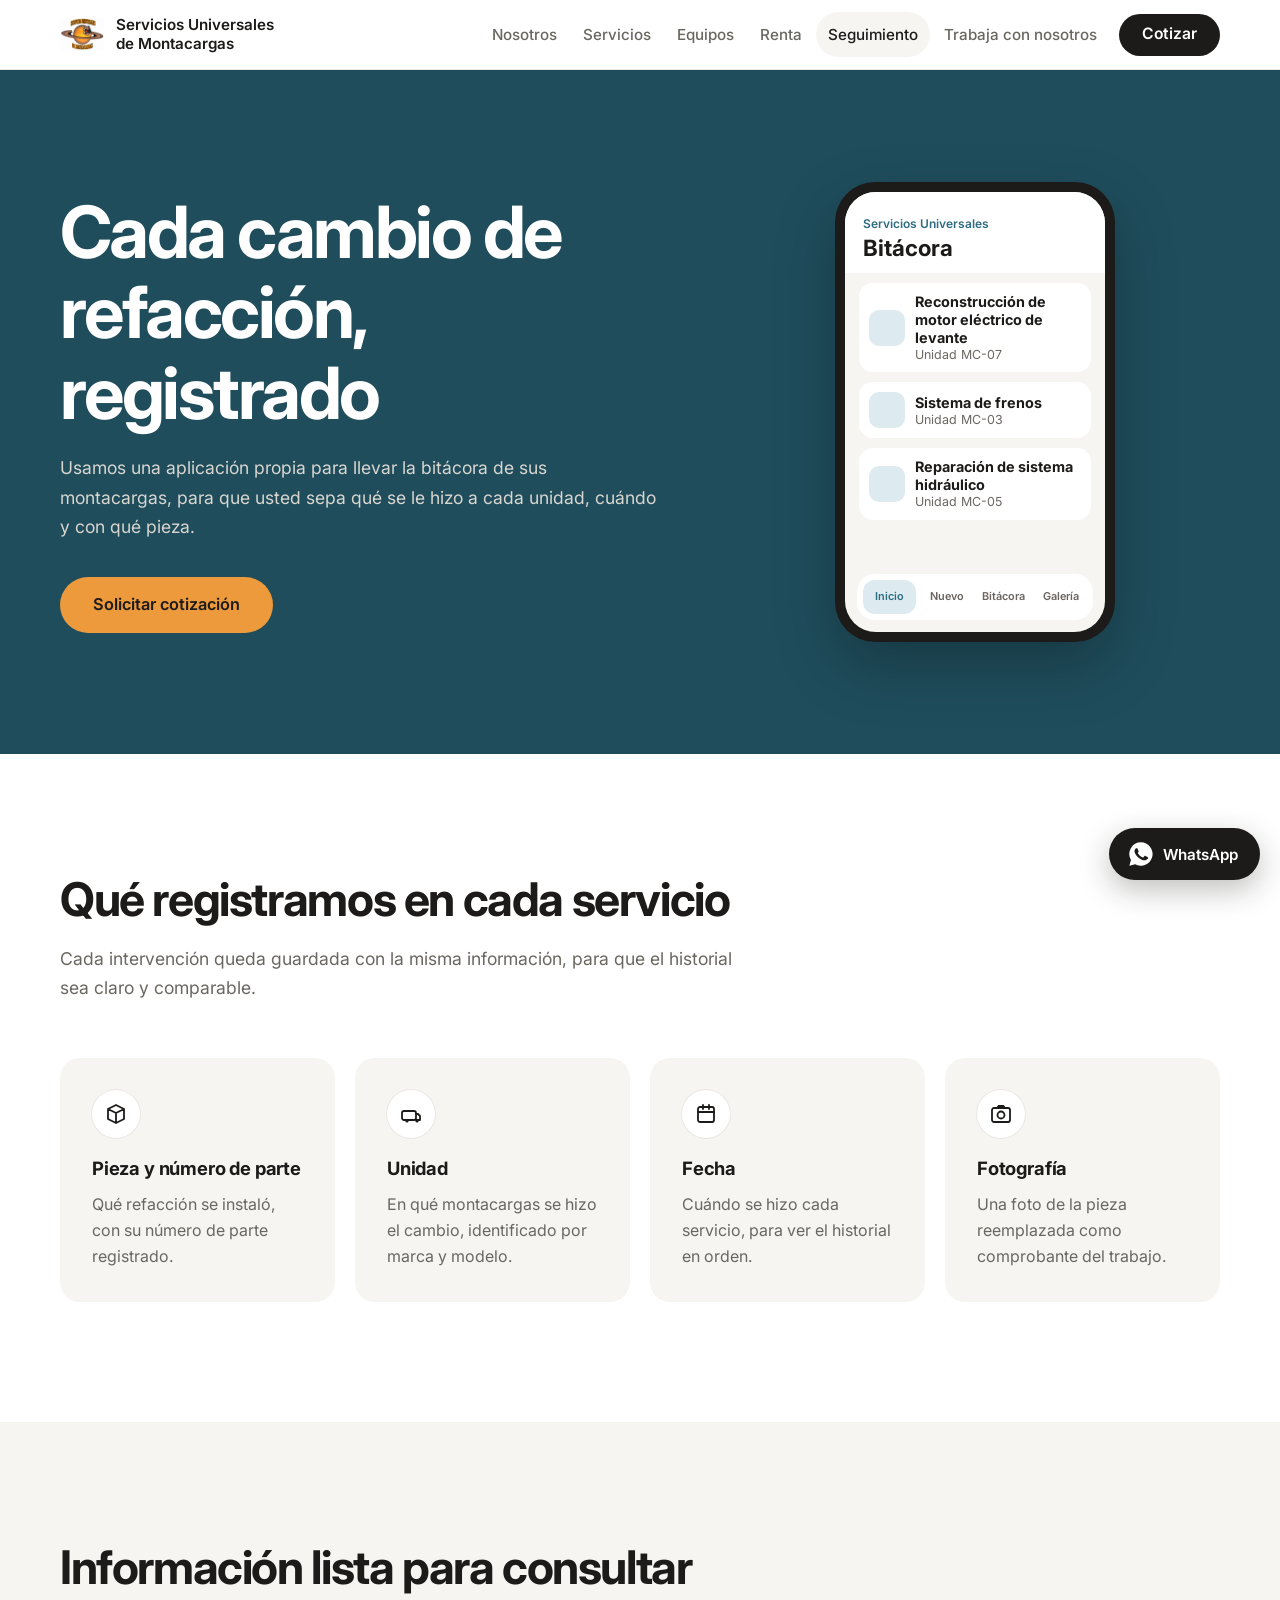
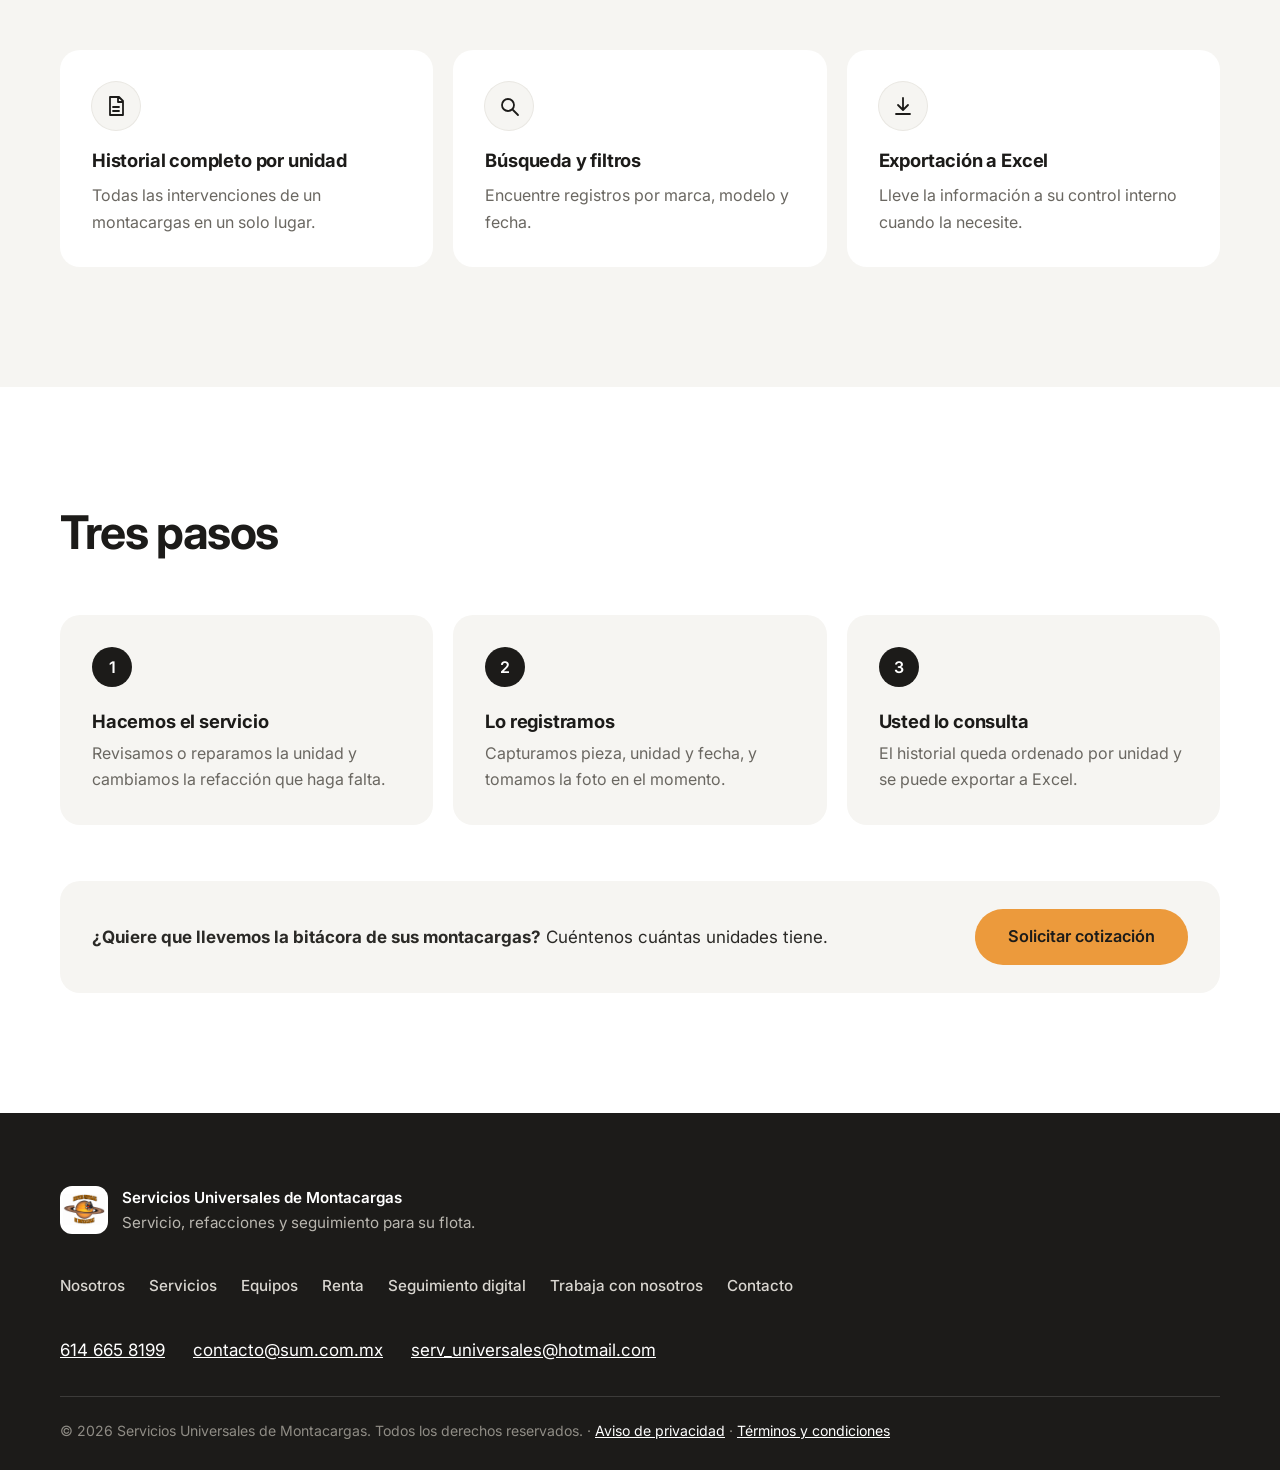
<file: seguimiento-digital.html>
<!doctype html>
<html lang="es-MX">
<head>
  <meta charset="utf-8">
  <meta name="viewport" content="width=device-width, initial-scale=1">
  <title>Seguimiento digital · Servicios Universales de Montacargas</title>
  <meta name="description" content="Bitácora digital de cada cambio de refacción: pieza, unidad, fecha y fotografía, con búsqueda y exportación a Excel.">
  <meta name="theme-color" content="#2B1A0E">
  <link rel="icon" type="image/png" href="assets/favicon.png">
  <link rel="preconnect" href="https://fonts.googleapis.com">
  <link rel="preconnect" href="https://fonts.gstatic.com" crossorigin>
  <link href="https://fonts.googleapis.com/css2?family=Inter:wght@400;500;600;700;800&display=swap" rel="stylesheet">
  <link rel="stylesheet" href="styles.css">
</head>
<body>
  <a class="skip" href="#contenido">Saltar al contenido</a>

  <header class="nav" id="inicio">
    <div class="wrap nav__in">
      <a class="nav__logo" href="index.html" aria-label="Servicios Universales de Montacargas, inicio">
        <img src="assets/favicon.png" alt="" width="52" height="52">
        <span>Servicios Universales<br>de Montacargas</span>
      </a>
      <button class="nav__toggle" aria-expanded="false" aria-controls="menu">
        <span class="sr">Abrir menú</span>
        <svg width="26" height="26" viewBox="0 0 24 24" aria-hidden="true"><path d="M4 7h16M4 12h16M4 17h16" stroke="currentColor" stroke-width="2.4" stroke-linecap="round"/></svg>
      </button>
      <nav id="menu" class="nav__menu" aria-label="Principal">
        <a href="index.html#nosotros">Nosotros</a>
        <a href="index.html#servicios">Servicios</a>
        <a href="index.html#equipos">Equipos</a>
        <a href="index.html#renta">Renta</a>
        <a href="seguimiento-digital.html" aria-current="page">Seguimiento</a>
        <a href="index.html#casos" data-sample>Casos</a>
        <a href="trabaja-con-nosotros.html">Trabaja con nosotros</a>
        <a class="btn btn--accent" href="index.html#contacto">Cotizar</a>
      </nav>
    </div>
  </header>

  <main id="contenido">
    <section class="sec sec--accent page-hero" aria-labelledby="seg-t">
      <div class="wrap split">
        <div>
          <h1 id="seg-t">Cada cambio de refacción, registrado</h1>
          <p class="sec__intro">Usamos una aplicación propia para llevar la bitácora de sus montacargas, para que usted sepa qué se le hizo a cada unidad, cuándo y con qué pieza.</p>
          <p class="hero__cta"><a class="btn btn--brand btn--lg" href="index.html#contacto">Solicitar cotización</a></p>
        </div>
        <div class="phone" aria-hidden="true">
          <div class="phone__screen">
            <div class="phone__head"><small>Servicios Universales</small><b>Bitácora</b></div>
            <div class="phone__row"><i></i><div><b>Reconstrucción de motor eléctrico de levante</b><small>Unidad MC-07</small></div></div>
            <div class="phone__row"><i></i><div><b>Sistema de frenos</b><small>Unidad MC-03</small></div></div>
            <div class="phone__row"><i></i><div><b>Reparación de sistema hidráulico</b><small>Unidad MC-05</small></div></div>
            <div class="phone__nav"><span class="on">Inicio</span><span>Nuevo</span><span>Bitácora</span><span>Galería</span></div>
          </div>
        </div>
      </div>
    </section>

    <section class="sec" aria-labelledby="datos-t">
      <div class="wrap">
        <h2 id="datos-t">Qué registramos en cada servicio</h2>
        <p class="sec__intro">Cada intervención queda guardada con la misma información, para que el historial sea claro y comparable.</p>
        <div class="cards cards--4">
          <article class="card"><span class="card__ico" aria-hidden="true"><svg viewBox="0 0 24 24"><path d="M12 3 4 7v10l8 4 8-4V7z M4 7l8 4 8-4 M12 11v10" fill="none" stroke="currentColor" stroke-width="1.8" stroke-linejoin="round" stroke-linecap="round"/></svg></span><h3>Pieza y número de parte</h3><p>Qué refacción se instaló, con su número de parte registrado.</p></article>
          <article class="card"><span class="card__ico" aria-hidden="true"><svg viewBox="0 0 24 24"><rect x="3" y="9" width="14" height="9" rx="2" fill="none" stroke="currentColor" stroke-width="1.8" stroke-linejoin="round" stroke-linecap="round"/><path d="M17 12h2l2 2v4h-4" fill="none" stroke="currentColor" stroke-width="1.8" stroke-linejoin="round" stroke-linecap="round"/><circle cx="8" cy="19" r="1.6" fill="currentColor"/><circle cx="18" cy="19" r="1.6" fill="currentColor"/></svg></span><h3>Unidad</h3><p>En qué montacargas se hizo el cambio, identificado por marca y modelo.</p></article>
          <article class="card"><span class="card__ico" aria-hidden="true"><svg viewBox="0 0 24 24"><rect x="4" y="5" width="16" height="15" rx="2" fill="none" stroke="currentColor" stroke-width="1.8" stroke-linejoin="round" stroke-linecap="round"/><path d="M4 10h16M9 3v4M15 3v4" fill="none" stroke="currentColor" stroke-width="1.8" stroke-linejoin="round" stroke-linecap="round"/></svg></span><h3>Fecha</h3><p>Cuándo se hizo cada servicio, para ver el historial en orden.</p></article>
          <article class="card"><span class="card__ico" aria-hidden="true"><svg viewBox="0 0 24 24"><rect x="3" y="6" width="18" height="14" rx="2" fill="none" stroke="currentColor" stroke-width="1.8" stroke-linejoin="round" stroke-linecap="round"/><circle cx="12" cy="13" r="3.5" fill="none" stroke="currentColor" stroke-width="1.8" stroke-linejoin="round" stroke-linecap="round"/><path d="M8 6l1.5-2h5L16 6" fill="none" stroke="currentColor" stroke-width="1.8" stroke-linejoin="round" stroke-linecap="round"/></svg></span><h3>Fotografía</h3><p>Una foto de la pieza reemplazada como comprobante del trabajo.</p></article>
        </div>
      </div>
    </section>

    <section class="sec sec--tint" aria-labelledby="uso-t">
      <div class="wrap">
        <h2 id="uso-t">Información lista para consultar</h2>
        <div class="cards cards--3">
          <article class="card"><span class="card__ico" aria-hidden="true"><svg viewBox="0 0 24 24"><path d="M6 3h9l4 4v14H6z M14 3v5h5 M9 13h6 M9 17h6" fill="none" stroke="currentColor" stroke-width="1.8" stroke-linejoin="round" stroke-linecap="round"/></svg></span><h3>Historial completo por unidad</h3><p>Todas las intervenciones de un montacargas en un solo lugar.</p></article>
          <article class="card"><span class="card__ico" aria-hidden="true"><svg viewBox="0 0 24 24"><circle cx="11" cy="11" r="6" fill="none" stroke="currentColor" stroke-width="1.8" stroke-linejoin="round" stroke-linecap="round"/><path d="M16 16l5 5" fill="none" stroke="currentColor" stroke-width="1.8" stroke-linejoin="round" stroke-linecap="round"/></svg></span><h3>Búsqueda y filtros</h3><p>Encuentre registros por marca, modelo y fecha.</p></article>
          <article class="card"><span class="card__ico" aria-hidden="true"><svg viewBox="0 0 24 24"><path d="M12 4v11M7 11l5 5 5-5M5 20h14" fill="none" stroke="currentColor" stroke-width="1.8" stroke-linejoin="round" stroke-linecap="round"/></svg></span><h3>Exportación a Excel</h3><p>Lleve la información a su control interno cuando la necesite.</p></article>
        </div>
      </div>
    </section>

    <section class="sec" aria-labelledby="como-t">
      <div class="wrap">
        <h2 id="como-t">Tres pasos</h2>
        <ol class="steps">
          <li><span class="steps__n">1</span><h3>Hacemos el servicio</h3><p>Revisamos o reparamos la unidad y cambiamos la refacción que haga falta.</p></li>
          <li><span class="steps__n">2</span><h3>Lo registramos</h3><p>Capturamos pieza, unidad y fecha, y tomamos la foto en el momento.</p></li>
          <li><span class="steps__n">3</span><h3>Usted lo consulta</h3><p>El historial queda ordenado por unidad y se puede exportar a Excel.</p></li>
        </ol>
        <div class="visit-cta">
          <p><b>¿Quiere que llevemos la bitácora de sus montacargas?</b> Cuéntenos cuántas unidades tiene.</p>
          <a class="btn btn--brand btn--lg" href="index.html#contacto">Solicitar cotización</a>
        </div>
      </div>
    </section>
  </main>

  <footer class="foot">
    <div class="wrap foot__in">
      <a class="foot__brand" href="index.html" aria-label="Volver al inicio">
        <img src="assets/favicon.png" alt="" width="56" height="56">
        <p><b>Servicios Universales de Montacargas</b><br>Servicio, refacciones y seguimiento para su flota.</p>
      </a>
      <nav aria-label="Pie de página">
        <a href="index.html#nosotros">Nosotros</a>
        <a href="index.html#servicios">Servicios</a>
        <a href="index.html#equipos">Equipos</a>
        <a href="index.html#renta">Renta</a>
        <a href="seguimiento-digital.html">Seguimiento digital</a>
        <a href="index.html#casos" data-sample>Casos de éxito</a>
        <a href="index.html#noticias" data-sample>Noticias</a>
        <a href="trabaja-con-nosotros.html">Trabaja con nosotros</a>
        <a href="index.html#contacto">Contacto</a>
      </nav>
    </div>
    <ul class="wrap foot__contact">
      <li><a data-tel href="index.html#contacto">614 665 8199</a></li>
      <li><a data-email href="index.html#contacto">contacto@sum.com.mx</a></li>
      <li><a data-email-alt href="index.html#contacto">serv_universales@hotmail.com</a></li>
    </ul>
    <p class="wrap foot__copy">© <span id="year"></span> Servicios Universales de Montacargas. Todos los derechos reservados. · <a href="aviso-de-privacidad.html">Aviso de privacidad</a> · <a href="terminos.html">Términos y condiciones</a></p>
  </footer>

  <a data-wa class="wa" href="index.html#contacto" target="_blank" rel="noopener" aria-label="Escribir por WhatsApp">
    <svg viewBox="0 0 24 24" width="28" height="28" aria-hidden="true"><path fill="currentColor" d="M12 2a10 10 0 0 0-8.6 15.1L2 22l5-1.3A10 10 0 1 0 12 2zm5.2 14.2c-.2.6-1.2 1.2-1.7 1.2-.5.1-1 .2-3.3-.7-2.8-1.2-4.6-4-4.7-4.2-.1-.2-1.1-1.5-1.1-2.8s.7-2 .9-2.3c.2-.3.5-.3.7-.3h.5c.2 0 .4 0 .6.5l.8 2c.1.2.1.4 0 .5l-.4.6c-.1.2-.3.3-.1.6.2.3.8 1.3 1.7 2.1 1.2 1 2.1 1.3 2.4 1.5.3.1.5.1.6-.1l.9-1.1c.2-.3.4-.2.6-.1l1.9.9c.3.1.5.2.5.3.1.2.1.8-.1 1.4z"/></svg>
    <span>WhatsApp</span>
  </a>

  <script src="script.js"></script>
</body>
</html>
</file>
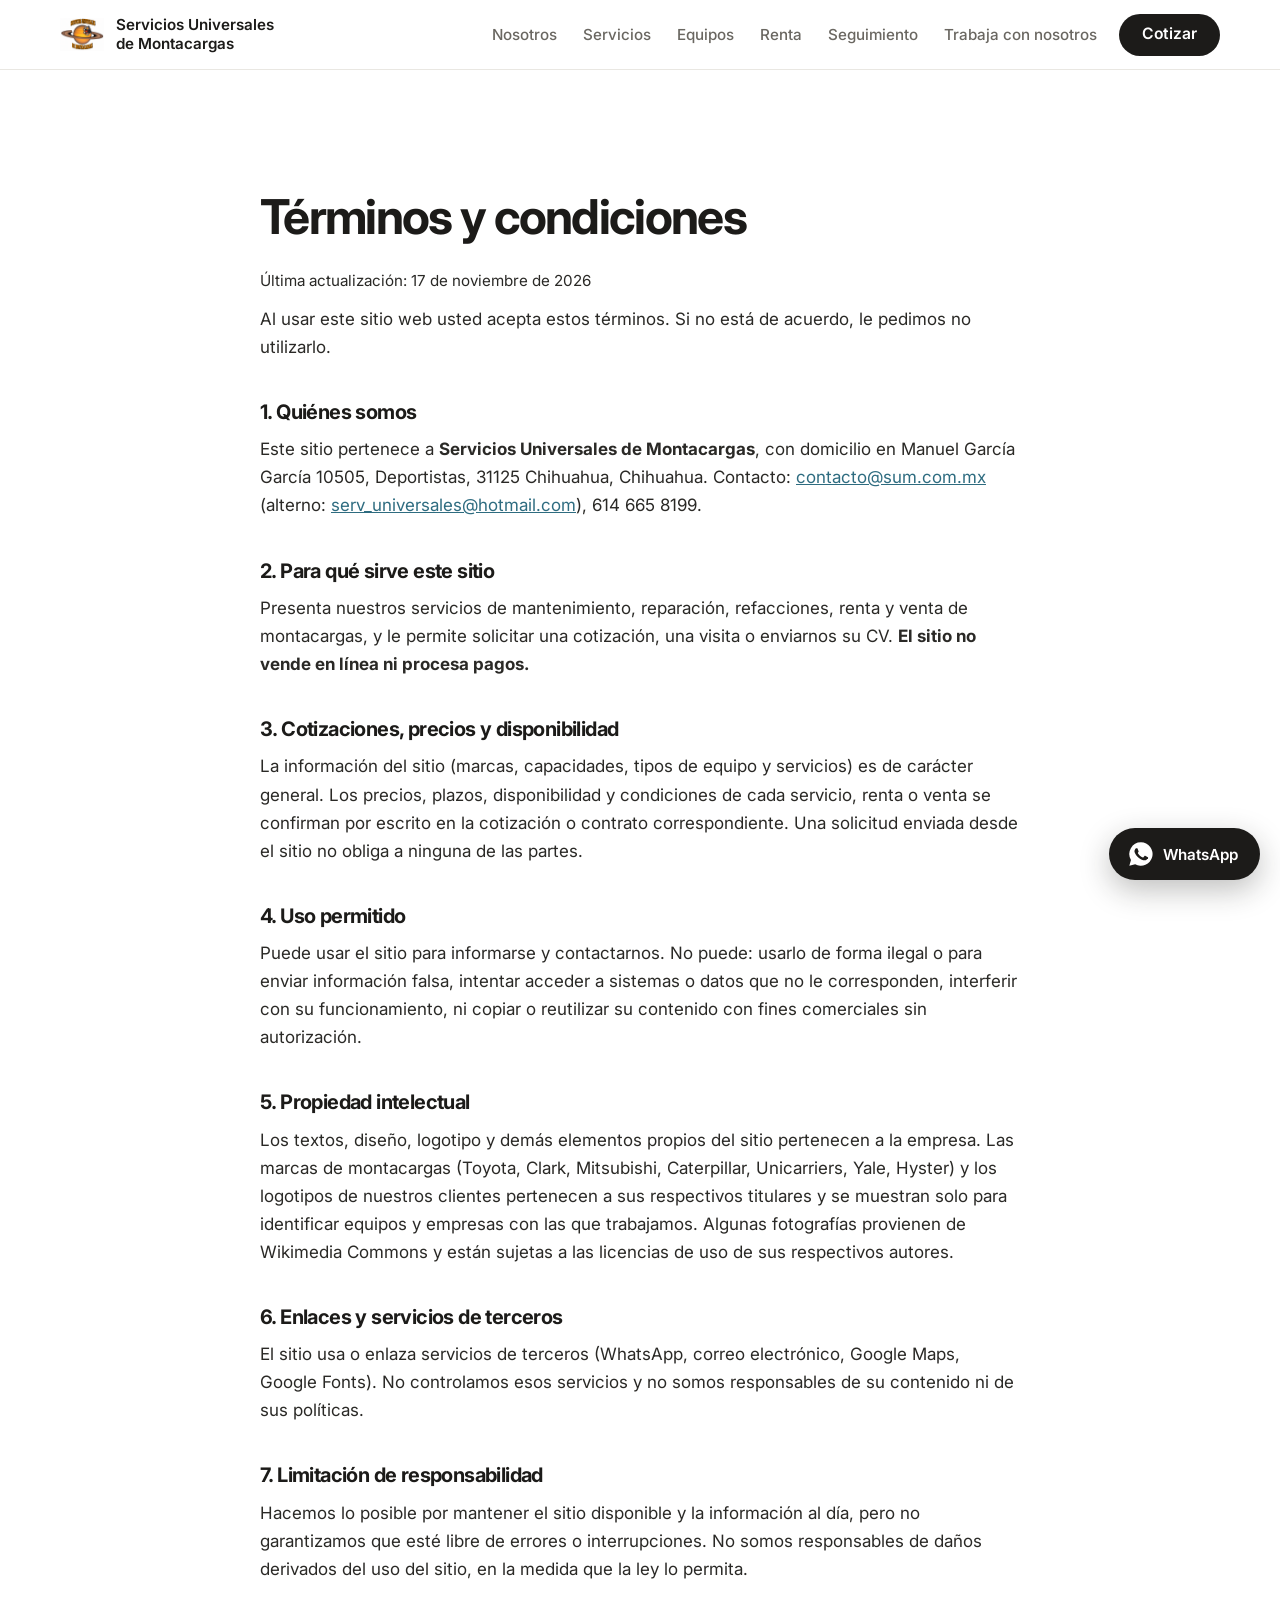
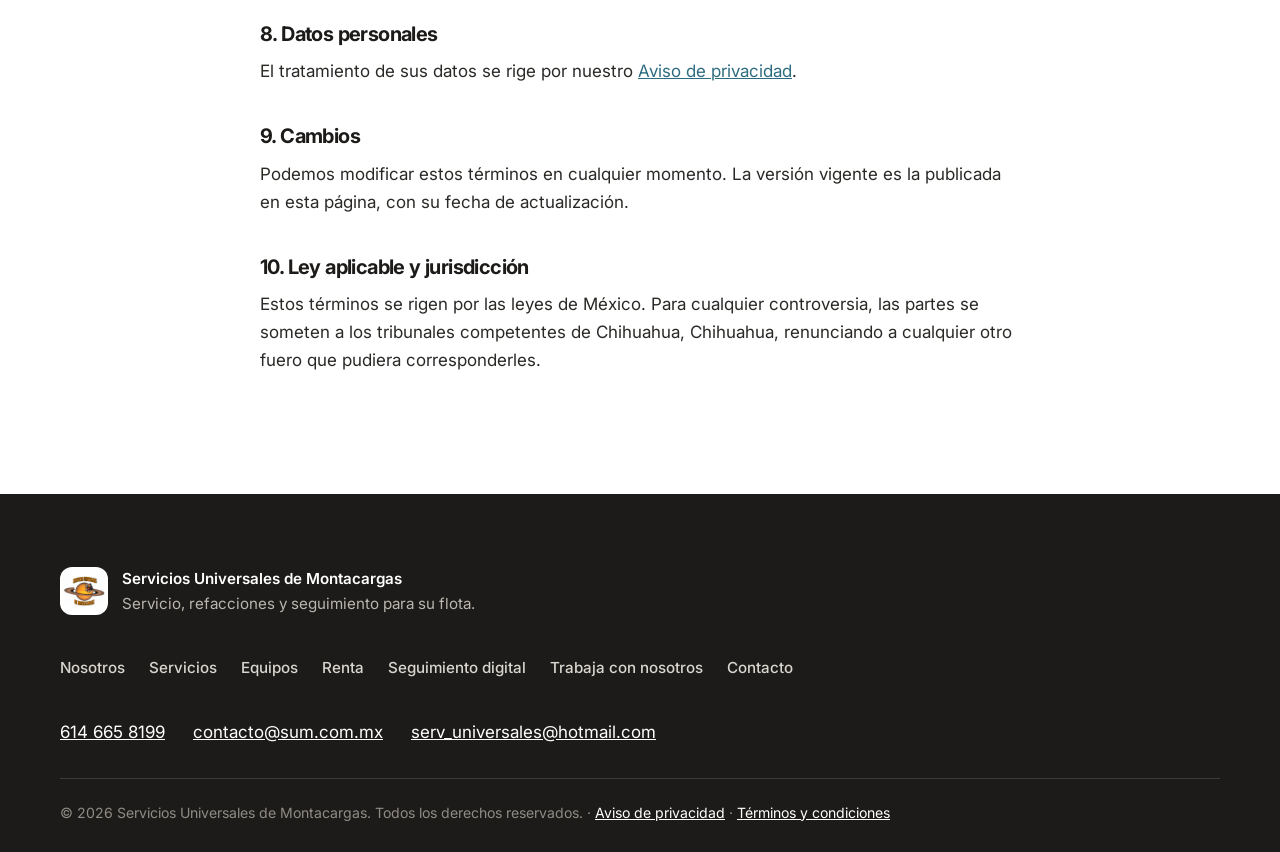
<file: terminos.html>
<!doctype html>
<html lang="es-MX">
<head>
  <meta charset="utf-8">
  <meta name="viewport" content="width=device-width, initial-scale=1">
  <title>Términos y condiciones · Servicios Universales de Montacargas</title>
  <meta name="description" content="Términos y condiciones">
  <meta name="theme-color" content="#2B1A0E">
  <link rel="icon" type="image/png" href="assets/favicon.png">
  <link rel="preconnect" href="https://fonts.googleapis.com">
  <link rel="preconnect" href="https://fonts.gstatic.com" crossorigin>
  <link href="https://fonts.googleapis.com/css2?family=Inter:wght@400;500;600;700;800&display=swap" rel="stylesheet">
  <link rel="stylesheet" href="styles.css">
</head>
<body>
  <a class="skip" href="#contenido">Saltar al contenido</a>

  <header class="nav" id="inicio">
    <div class="wrap nav__in">
      <a class="nav__logo" href="index.html" aria-label="Servicios Universales de Montacargas, inicio">
        <img src="assets/favicon.png" alt="" width="52" height="52">
        <span>Servicios Universales<br>de Montacargas</span>
      </a>
      <button class="nav__toggle" aria-expanded="false" aria-controls="menu">
        <span class="sr">Abrir menú</span>
        <svg width="26" height="26" viewBox="0 0 24 24" aria-hidden="true"><path d="M4 7h16M4 12h16M4 17h16" stroke="currentColor" stroke-width="2.4" stroke-linecap="round"/></svg>
      </button>
      <nav id="menu" class="nav__menu" aria-label="Principal">
        <a href="index.html#nosotros">Nosotros</a>
        <a href="index.html#servicios">Servicios</a>
        <a href="index.html#equipos">Equipos</a>
        <a href="index.html#renta">Renta</a>
        <a href="seguimiento-digital.html">Seguimiento</a>
        <a href="index.html#casos" data-sample>Casos</a>
        <a href="trabaja-con-nosotros.html">Trabaja con nosotros</a>
        <a class="btn btn--accent" href="index.html#contacto">Cotizar</a>
      </nav>
    </div>
  </header>

  <main id="contenido">
    <section class="sec">
      <div class="wrap legal">
        <h1>Términos y condiciones</h1>
        <p class="legal__date">Última actualización: 17 de noviembre de 2026</p>
                <p>Al usar este sitio web usted acepta estos términos. Si no está de acuerdo, le pedimos no utilizarlo.</p>
        <h2 class="legal__h">1. Quiénes somos</h2>
        <p>Este sitio pertenece a <b>Servicios Universales de Montacargas</b>, con domicilio en Manuel García García 10505, Deportistas, 31125 Chihuahua, Chihuahua. Contacto: <a href="mailto:contacto@sum.com.mx">contacto@sum.com.mx</a> (alterno: <a href="mailto:serv_universales@hotmail.com">serv_universales@hotmail.com</a>), 614 665 8199.</p>
        <h2 class="legal__h">2. Para qué sirve este sitio</h2>
        <p>Presenta nuestros servicios de mantenimiento, reparación, refacciones, renta y venta de montacargas, y le permite solicitar una cotización, una visita o enviarnos su CV. <b>El sitio no vende en línea ni procesa pagos.</b></p>
        <h2 class="legal__h">3. Cotizaciones, precios y disponibilidad</h2>
        <p>La información del sitio (marcas, capacidades, tipos de equipo y servicios) es de carácter general. Los precios, plazos, disponibilidad y condiciones de cada servicio, renta o venta se confirman por escrito en la cotización o contrato correspondiente. Una solicitud enviada desde el sitio no obliga a ninguna de las partes.</p>
        <h2 class="legal__h">4. Uso permitido</h2>
        <p>Puede usar el sitio para informarse y contactarnos. No puede: usarlo de forma ilegal o para enviar información falsa, intentar acceder a sistemas o datos que no le corresponden, interferir con su funcionamiento, ni copiar o reutilizar su contenido con fines comerciales sin autorización.</p>
        <h2 class="legal__h">5. Propiedad intelectual</h2>
        <p>Los textos, diseño, logotipo y demás elementos propios del sitio pertenecen a la empresa. Las marcas de montacargas (Toyota, Clark, Mitsubishi, Caterpillar, Unicarriers, Yale, Hyster) y los logotipos de nuestros clientes pertenecen a sus respectivos titulares y se muestran solo para identificar equipos y empresas con las que trabajamos. Algunas fotografías provienen de Wikimedia Commons y están sujetas a las licencias de uso de sus respectivos autores.</p>
        <h2 class="legal__h">6. Enlaces y servicios de terceros</h2>
        <p>El sitio usa o enlaza servicios de terceros (WhatsApp, correo electrónico, Google Maps, Google Fonts). No controlamos esos servicios y no somos responsables de su contenido ni de sus políticas.</p>
        <h2 class="legal__h">7. Limitación de responsabilidad</h2>
        <p>Hacemos lo posible por mantener el sitio disponible y la información al día, pero no garantizamos que esté libre de errores o interrupciones. No somos responsables de daños derivados del uso del sitio, en la medida que la ley lo permita.</p>
        <h2 class="legal__h">8. Datos personales</h2>
        <p>El tratamiento de sus datos se rige por nuestro <a href="aviso-de-privacidad.html">Aviso de privacidad</a>.</p>
        <h2 class="legal__h">9. Cambios</h2>
        <p>Podemos modificar estos términos en cualquier momento. La versión vigente es la publicada en esta página, con su fecha de actualización.</p>
        <h2 class="legal__h">10. Ley aplicable y jurisdicción</h2>
        <p>Estos términos se rigen por las leyes de México. Para cualquier controversia, las partes se someten a los tribunales competentes de Chihuahua, Chihuahua, renunciando a cualquier otro fuero que pudiera corresponderles.</p>
      </div>
    </section>
  </main>

  <footer class="foot">
    <div class="wrap foot__in">
      <a class="foot__brand" href="index.html" aria-label="Volver al inicio">
        <img src="assets/favicon.png" alt="" width="56" height="56">
        <p><b>Servicios Universales de Montacargas</b><br>Servicio, refacciones y seguimiento para su flota.</p>
      </a>
      <nav aria-label="Pie de página">
        <a href="index.html#nosotros">Nosotros</a>
        <a href="index.html#servicios">Servicios</a>
        <a href="index.html#equipos">Equipos</a>
        <a href="index.html#renta">Renta</a>
        <a href="seguimiento-digital.html">Seguimiento digital</a>
        <a href="index.html#casos" data-sample>Casos de éxito</a>
        <a href="index.html#noticias" data-sample>Noticias</a>
        <a href="trabaja-con-nosotros.html">Trabaja con nosotros</a>
        <a href="index.html#contacto">Contacto</a>
      </nav>
    </div>
    <ul class="wrap foot__contact">
      <li><a data-tel href="index.html#contacto">614 665 8199</a></li>
      <li><a data-email href="index.html#contacto">contacto@sum.com.mx</a></li>
      <li><a data-email-alt href="index.html#contacto">serv_universales@hotmail.com</a></li>
    </ul>
    <p class="wrap foot__copy">© <span id="year"></span> Servicios Universales de Montacargas. Todos los derechos reservados. · <a href="aviso-de-privacidad.html">Aviso de privacidad</a> · <a href="terminos.html">Términos y condiciones</a></p>
  </footer>

  <a data-wa class="wa" href="index.html#contacto" target="_blank" rel="noopener" aria-label="Escribir por WhatsApp">
    <svg viewBox="0 0 24 24" width="28" height="28" aria-hidden="true"><path fill="currentColor" d="M12 2a10 10 0 0 0-8.6 15.1L2 22l5-1.3A10 10 0 1 0 12 2zm5.2 14.2c-.2.6-1.2 1.2-1.7 1.2-.5.1-1 .2-3.3-.7-2.8-1.2-4.6-4-4.7-4.2-.1-.2-1.1-1.5-1.1-2.8s.7-2 .9-2.3c.2-.3.5-.3.7-.3h.5c.2 0 .4 0 .6.5l.8 2c.1.2.1.4 0 .5l-.4.6c-.1.2-.3.3-.1.6.2.3.8 1.3 1.7 2.1 1.2 1 2.1 1.3 2.4 1.5.3.1.5.1.6-.1l.9-1.1c.2-.3.4-.2.6-.1l1.9.9c.3.1.5.2.5.3.1.2.1.8-.1 1.4z"/></svg>
    <span>WhatsApp</span>
  </a>

  <script src="script.js"></script>
</body>
</html>
</file>
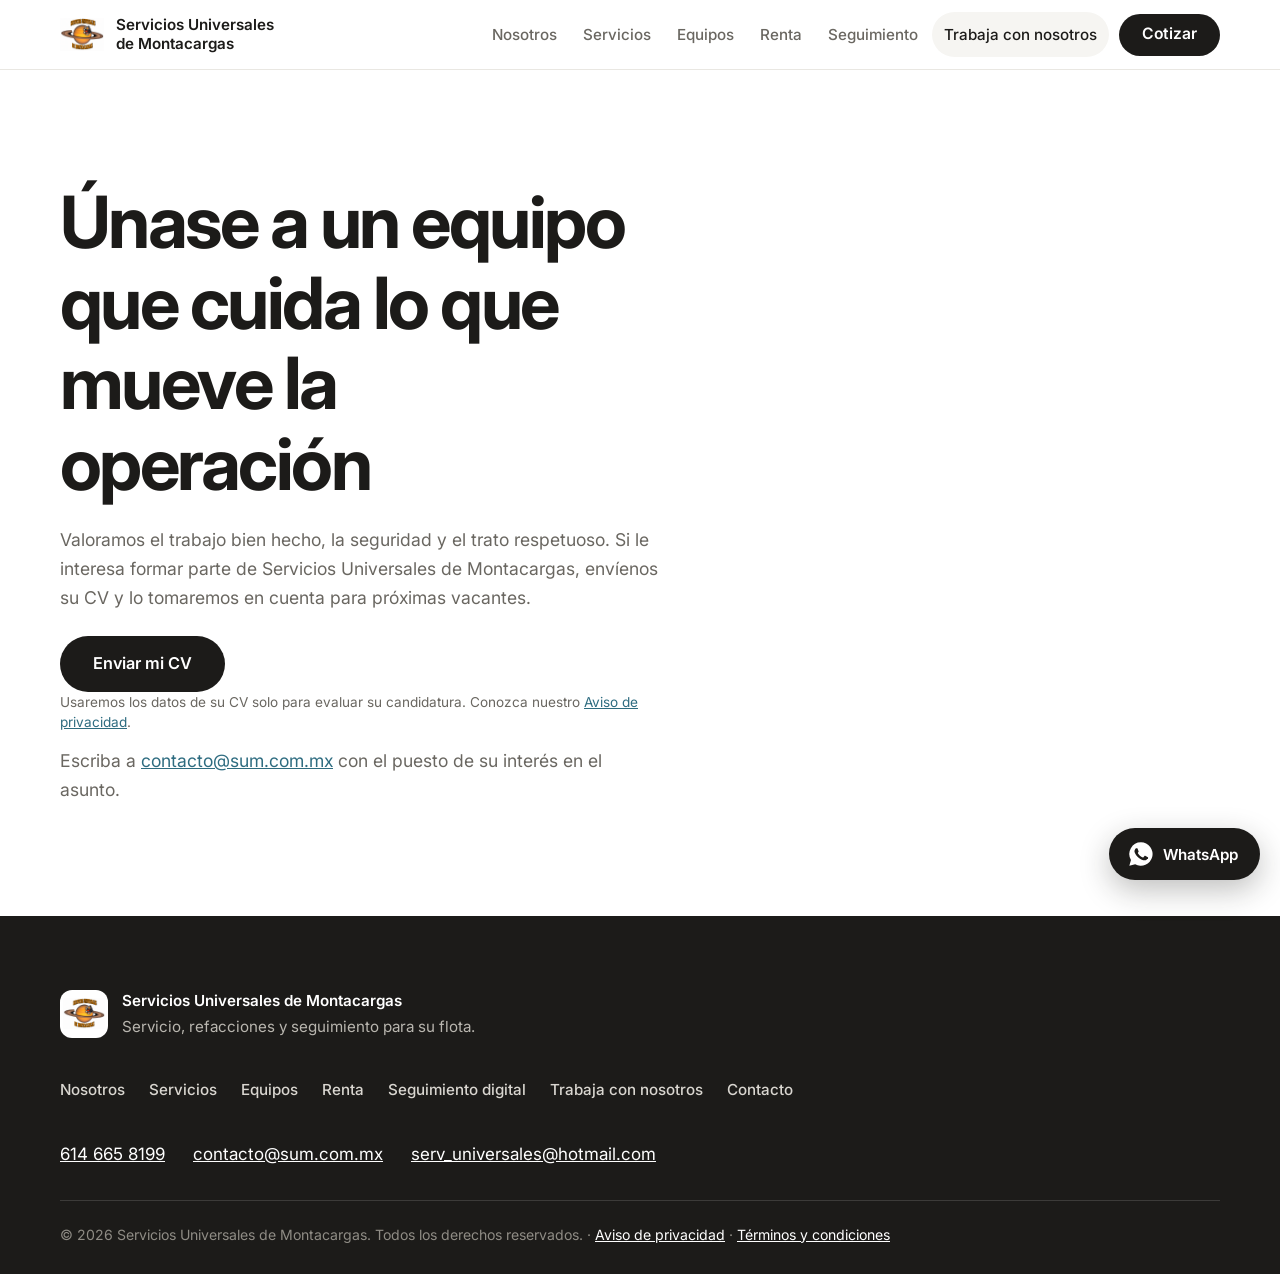
<file: trabaja-con-nosotros.html>
<!doctype html>
<html lang="es-MX">
<head>
  <meta charset="utf-8">
  <meta name="viewport" content="width=device-width, initial-scale=1">
  <title>Trabaja con nosotros · Servicios Universales de Montacargas</title>
  <meta name="description" content="Envíe su CV a Servicios Universales de Montacargas, Chihuahua.">
  <meta name="theme-color" content="#2B1A0E">
  <link rel="icon" type="image/png" href="assets/favicon.png">
  <link rel="preconnect" href="https://fonts.googleapis.com">
  <link rel="preconnect" href="https://fonts.gstatic.com" crossorigin>
  <link href="https://fonts.googleapis.com/css2?family=Inter:wght@400;500;600;700;800&display=swap" rel="stylesheet">
  <link rel="stylesheet" href="styles.css">
</head>
<body>
  <a class="skip" href="#contenido">Saltar al contenido</a>

  <header class="nav" id="inicio">
    <div class="wrap nav__in">
      <a class="nav__logo" href="index.html" aria-label="Servicios Universales de Montacargas, inicio">
        <img src="assets/favicon.png" alt="" width="52" height="52">
        <span>Servicios Universales<br>de Montacargas</span>
      </a>
      <button class="nav__toggle" aria-expanded="false" aria-controls="menu">
        <span class="sr">Abrir menú</span>
        <svg width="26" height="26" viewBox="0 0 24 24" aria-hidden="true"><path d="M4 7h16M4 12h16M4 17h16" stroke="currentColor" stroke-width="2.4" stroke-linecap="round"/></svg>
      </button>
      <nav id="menu" class="nav__menu" aria-label="Principal">
        <a href="index.html#nosotros">Nosotros</a>
        <a href="index.html#servicios">Servicios</a>
        <a href="index.html#equipos">Equipos</a>
        <a href="index.html#renta">Renta</a>
        <a href="seguimiento-digital.html">Seguimiento</a>
        <a href="index.html#casos" data-sample>Casos</a>
        <a href="trabaja-con-nosotros.html" aria-current="page">Trabaja con nosotros</a>
        <a class="btn btn--accent" href="index.html#contacto">Cotizar</a>
      </nav>
    </div>
  </header>

  <main id="contenido">
    <section class="sec page-hero" aria-labelledby="job-t">
      <div class="wrap split">
        <div>
          <h1 id="job-t">Únase a un equipo que cuida lo que mueve la operación</h1>
          <p class="sec__intro">Valoramos el trabajo bien hecho, la seguridad y el trato respetuoso. Si le interesa formar parte de Servicios Universales de Montacargas, envíenos su CV y lo tomaremos en cuenta para próximas vacantes.</p>
          <p style="margin-top:24px"><a class="btn btn--accent btn--lg" data-mail-cv href="index.html#contacto">Enviar mi CV</a></p>
          <p class="form__privacy">Usaremos los datos de su CV solo para evaluar su candidatura. Conozca nuestro <a href="aviso-de-privacidad.html">Aviso de privacidad</a>.</p>
          <p class="sec__intro" style="margin-top:14px">Escriba a <a data-email href="index.html#contacto">contacto@sum.com.mx</a> con el puesto de su interés en el asunto.</p>
        </div>
        <div data-sample>
          <h2 style="font-size:1.3rem;margin-bottom:14px">Vacantes</h2>
          <ul class="jobs">
            <li><b>Técnico en montacargas</b><small>Tiempo completo</small></li>
            <li><b>Auxiliar de refacciones</b><small>Tiempo completo</small></li>
          </ul>
        </div>
      </div>
    </section>
  </main>

  <footer class="foot">
    <div class="wrap foot__in">
      <a class="foot__brand" href="index.html" aria-label="Volver al inicio">
        <img src="assets/favicon.png" alt="" width="56" height="56">
        <p><b>Servicios Universales de Montacargas</b><br>Servicio, refacciones y seguimiento para su flota.</p>
      </a>
      <nav aria-label="Pie de página">
        <a href="index.html#nosotros">Nosotros</a>
        <a href="index.html#servicios">Servicios</a>
        <a href="index.html#equipos">Equipos</a>
        <a href="index.html#renta">Renta</a>
        <a href="seguimiento-digital.html">Seguimiento digital</a>
        <a href="index.html#casos" data-sample>Casos de éxito</a>
        <a href="index.html#noticias" data-sample>Noticias</a>
        <a href="trabaja-con-nosotros.html">Trabaja con nosotros</a>
        <a href="index.html#contacto">Contacto</a>
      </nav>
    </div>
    <ul class="wrap foot__contact">
      <li><a data-tel href="index.html#contacto">614 665 8199</a></li>
      <li><a data-email href="index.html#contacto">contacto@sum.com.mx</a></li>
      <li><a data-email-alt href="index.html#contacto">serv_universales@hotmail.com</a></li>
    </ul>
    <p class="wrap foot__copy">© <span id="year"></span> Servicios Universales de Montacargas. Todos los derechos reservados. · <a href="aviso-de-privacidad.html">Aviso de privacidad</a> · <a href="terminos.html">Términos y condiciones</a></p>
  </footer>

  <a data-wa class="wa" href="index.html#contacto" target="_blank" rel="noopener" aria-label="Escribir por WhatsApp">
    <svg viewBox="0 0 24 24" width="28" height="28" aria-hidden="true"><path fill="currentColor" d="M12 2a10 10 0 0 0-8.6 15.1L2 22l5-1.3A10 10 0 1 0 12 2zm5.2 14.2c-.2.6-1.2 1.2-1.7 1.2-.5.1-1 .2-3.3-.7-2.8-1.2-4.6-4-4.7-4.2-.1-.2-1.1-1.5-1.1-2.8s.7-2 .9-2.3c.2-.3.5-.3.7-.3h.5c.2 0 .4 0 .6.5l.8 2c.1.2.1.4 0 .5l-.4.6c-.1.2-.3.3-.1.6.2.3.8 1.3 1.7 2.1 1.2 1 2.1 1.3 2.4 1.5.3.1.5.1.6-.1l.9-1.1c.2-.3.4-.2.6-.1l1.9.9c.3.1.5.2.5.3.1.2.1.8-.1 1.4z"/></svg>
    <span>WhatsApp</span>
  </a>

  <script src="script.js"></script>
</body>
</html>
</file>
<file: styles.css>
/* Servicios Universales de Montacargas: minimalist theme.
   One neutral scale, one dark surface, orange as the single highlight. */
:root {
  --ink: #1C1B19;
  --text: #2A2926;
  --muted: #6A6761;
  --line: #E9E7E2;
  --bg: #FFFFFF;
  --soft: #F6F5F2;
  --brand: #EC9A3C;
  --brand-light: #F6D3A4;
  --brand-deep: #A6521B;
  --accent: #2E6C80;
  --accent-deep: #1F4D5C;
  --accent-bg: #DDEBF0;
  --field-border: #C9C5BD;
  --danger-text: #B3263F;
  --radius: 20px;
  --radius-sm: 12px;
  --shadow: 0 1px 2px rgba(28, 27, 25, .04), 0 12px 32px rgba(28, 27, 25, .06);
}

*, *::before, *::after { box-sizing: border-box; }
[hidden] { display: none !important; }
html { scroll-behavior: smooth; scroll-padding-top: 88px; }
body {
  margin: 0;
  font: 400 17px/1.65 Inter, system-ui, sans-serif;
  color: var(--text);
  background: var(--bg);
  -webkit-font-smoothing: antialiased;
}
img { max-width: 100%; height: auto; display: block; }
a { color: var(--accent); }
h1, h2, h3 { font-family: Inter, system-ui, sans-serif; font-weight: 700; line-height: 1.12; letter-spacing: -.02em; margin: 0; color: var(--ink); }
h1 { font-size: clamp(2.5rem, 6vw, 4.5rem); letter-spacing: -.035em; }
h2 { font-size: clamp(1.9rem, 3.8vw, 2.9rem); letter-spacing: -.03em; }
h3 { font-size: 1.15rem; letter-spacing: -.01em; }
p { margin: 0; }
.wrap { width: min(1160px, 100% - 48px); margin-inline: auto; }
.sr { position: absolute; width: 1px; height: 1px; overflow: hidden; clip: rect(0 0 0 0); white-space: nowrap; }
.skip { position: absolute; left: -999px; top: 8px; background: var(--ink); color: #fff; padding: 12px 16px; border-radius: 999px; z-index: 100; }
.skip:focus { left: 8px; }
:focus-visible { outline: 2px solid var(--accent); outline-offset: 3px; }

/* Buttons */
.btn {
  display: inline-flex; align-items: center; justify-content: center; gap: 8px;
  min-height: 48px; padding: 12px 26px; border-radius: 999px;
  font: 600 .98rem/1.2 Inter, sans-serif; text-decoration: none; text-align: center;
  border: 1.5px solid transparent; cursor: pointer; transition: background .2s, color .2s, border-color .2s;
}
.btn--accent { background: var(--ink); color: #fff; }
.btn--accent:hover { background: #3A3834; }
.btn--brand { background: var(--brand); color: var(--ink); }
.btn--brand:hover { background: var(--brand-light); }
.btn--ghost { background: transparent; color: var(--ink); border-color: var(--field-border); }
.btn--ghost:hover { border-color: var(--ink); }
.btn--ink { background: var(--ink); color: #fff; }
.btn--sm { min-height: 42px; padding: 8px 20px; font-size: .92rem; }
.btn--lg { min-height: 56px; padding: 14px 32px; font-size: 1.02rem; }
.btn--block { width: 100%; }

/* Top banner */
.topbar { background: var(--ink); color: #fff; }
.topbar__in { display: flex; align-items: center; justify-content: space-between; gap: 10px 24px; flex-wrap: wrap; padding-block: 10px; }
.topbar p { font-size: .9rem; line-height: 1.4; color: #D9D6D0; }
.topbar b { color: #fff; font-weight: 600; }

/* Nav */
.nav { position: sticky; top: 0; z-index: 50; background: rgba(255, 255, 255, .88); backdrop-filter: saturate(1.4) blur(14px); -webkit-backdrop-filter: saturate(1.4) blur(14px); border-bottom: 1px solid var(--line); }
.nav__in { display: flex; align-items: center; justify-content: space-between; gap: 16px; padding-block: 12px; }
.nav__logo { display: flex; align-items: center; gap: 12px; text-decoration: none; color: var(--ink); font: 600 .95rem/1.2 Inter, sans-serif; white-space: nowrap; }
.nav__logo img { width: 44px; height: 44px; object-fit: contain; }
.nav__menu { display: flex; align-items: center; gap: 2px; }
.nav__menu a { white-space: nowrap; }
.nav__menu a:not(.btn) { color: var(--muted); text-decoration: none; font-weight: 500; font-size: .95rem; padding: 10px 12px; border-radius: 999px; transition: color .2s, background .2s; }
.nav__menu a:not(.btn):hover { color: var(--ink); background: var(--soft); }
.nav__menu a[aria-current="page"]:not(.btn) { color: var(--ink); background: var(--soft); }
.nav__menu .btn { margin-left: 8px; min-height: 42px; padding: 8px 22px; }
.nav__toggle { display: none; width: 46px; height: 46px; align-items: center; justify-content: center; background: transparent; border: 1px solid var(--line); border-radius: 999px; color: var(--ink); cursor: pointer; }

/* Eyebrow */

/* Hero */
.hero { background: var(--bg); padding: 96px 0 72px; }
.hero__in { display: grid; grid-template-columns: minmax(0, 1fr); gap: 72px; }
.hero__text { max-width: 52rem; min-width: 0; }
.lead { font-size: 1.25rem; color: var(--muted); margin-top: 24px; max-width: 36em; line-height: 1.55; }
.hero__cta { display: flex; flex-wrap: wrap; gap: 12px; margin-top: 36px; }

/* Client logos carousel (endless marquee) */
.car { min-width: 0; }
.car__title { font: 500 .85rem/1 Inter, sans-serif; color: var(--muted); margin-bottom: 20px; }
.car__frame { overflow: hidden; -webkit-mask-image: linear-gradient(90deg, transparent, #000 8%, #000 92%, transparent); mask-image: linear-gradient(90deg, transparent, #000 8%, #000 92%, transparent); }
.car__track { list-style: none; margin: 0; padding: 0; display: flex; width: max-content; animation: car-scroll 40s linear infinite; }
.car__item { flex: none; width: 220px; height: 96px; display: grid; place-items: center; padding: 8px 28px; }
.car__item img { max-height: 72px; max-width: 100%; width: auto; object-fit: contain; }
@keyframes car-scroll { to { transform: translateX(-50%); } }

/* Sections */
.sec { padding: 120px 0; }
.sec--tint { background: var(--soft); }
.sec--accent { background: var(--accent-deep); color: #fff; }
.sec--accent h1, .sec--accent h2 { color: #fff; }
.sec--ink { background: var(--ink); color: #fff; }
.sec--ink h2 { color: #fff; }
.sec__intro { margin-top: 18px; color: var(--muted); max-width: 40em; font-size: 1.1rem; }
.sec--accent .sec__intro, .sec--ink .sec__intro { color: #D9D6D0; }
.page-hero { padding-block: 112px; }
.page-hero h1 { margin-bottom: 20px; }

/* Cards */
.cards { display: grid; grid-template-columns: repeat(3, 1fr); gap: 20px; margin-top: 56px; }
.cards--3 { grid-template-columns: repeat(3, 1fr); }
.cards--4 { grid-template-columns: repeat(4, 1fr); }
.card { background: var(--soft); border-radius: var(--radius); padding: 32px; display: flex; flex-direction: column; gap: 12px; }
.sec--tint .card { background: var(--bg); }
.card p { color: var(--muted); font-size: 1rem; }
.card__ico { width: 48px; height: 48px; border-radius: 50%; background: var(--bg); color: var(--ink); display: grid; place-items: center; margin-bottom: 8px; box-shadow: 0 0 0 1px var(--line); }
.sec--tint .card__ico { background: var(--soft); }
.card__ico svg { width: 24px; height: 24px; }
.card--cta { background: var(--ink); justify-content: center; align-items: flex-start; }
.sec--tint .card--cta { background: var(--ink); }
.card--cta h3 { color: #fff; }
.card--cta p { color: #D9D6D0; }
.card--cta .btn { background: #fff; color: var(--ink); margin-top: 8px; }
.card__link { margin-top: auto; padding-top: 8px; font-weight: 600; font-size: .95rem; color: var(--ink); text-decoration: none; }
.card__link:hover { color: var(--brand-deep); }

.steps { list-style: none; padding: 0; margin: 56px 0 0; display: grid; grid-template-columns: repeat(3, 1fr); gap: 20px; }
.steps li { background: var(--bg); border-radius: var(--radius); padding: 32px; }
.sec:not(.sec--tint) .steps li { background: var(--soft); }
.steps h3 { margin-top: 4px; }
.steps p { color: var(--muted); margin-top: 8px; font-size: 1rem; }
.steps__n { display: inline-grid; place-items: center; width: 40px; height: 40px; border-radius: 50%; background: var(--ink); color: #fff; font: 600 1rem Inter, sans-serif; margin-bottom: 20px; }

.split { display: grid; grid-template-columns: 1.1fr .9fr; gap: 72px; align-items: center; }
.ticks { list-style: none; padding: 0; margin: 28px 0 0; display: grid; gap: 14px; }
.ticks li { padding-left: 34px; position: relative; font-weight: 500; }
.ticks li::before { content: ""; position: absolute; left: 0; top: 2px; width: 22px; height: 22px; border-radius: 50%; background: var(--brand) url("data:image/svg+xml,%3Csvg xmlns='http://www.w3.org/2000/svg' viewBox='0 0 24 24'%3E%3Cpath d='M6 12.5l4 4 8-9' fill='none' stroke='%231C1B19' stroke-width='3' stroke-linecap='round' stroke-linejoin='round'/%3E%3C/svg%3E") center/14px no-repeat; }
.ticks--num { counter-reset: n; }
.ticks--num li { counter-increment: n; color: #fff; }
.ticks--num li::before { content: counter(n); background-image: none; display: grid; place-items: center; color: var(--ink); font: 700 .8rem Inter, sans-serif; }

/* Phone mockup (mirrors the app's real UI) */
.phone { justify-self: center; width: 280px; background: var(--ink); border-radius: 40px; padding: 10px; box-shadow: 0 24px 60px rgba(0, 0, 0, .25); }
.phone__screen { background: var(--soft); border-radius: 31px; overflow: hidden; color: var(--text); min-height: 440px; display: flex; flex-direction: column; }
.phone__head { background: #fff; padding: 22px 18px 12px; display: flex; flex-direction: column; }
.phone__head small { color: var(--accent); font-weight: 600; font-size: .75rem; }
.phone__head b { font: 700 1.4rem Inter, sans-serif; color: var(--ink); }
.phone__row { margin: 10px 14px 0; background: #fff; border-radius: 14px; padding: 10px; display: flex; gap: 10px; align-items: center; }
.phone__row i { width: 36px; height: 36px; border-radius: 10px; background: var(--accent-bg); flex: none; }
.phone__row div { display: flex; flex-direction: column; line-height: 1.25; }
.phone__row b { font-size: .9rem; color: var(--ink); }
.phone__row small { color: var(--muted); font-size: .78rem; }
.phone__nav { margin: auto 12px 12px; background: #fff; border-radius: 18px; padding: 6px; display: grid; grid-template-columns: repeat(4, 1fr); gap: 4px; }
.phone__nav span { text-align: center; font-size: .68rem; font-weight: 600; padding: 8px 0; border-radius: 12px; color: #6B6460; }
.phone__nav .on { background: var(--accent-bg); color: var(--accent); }
.phone--sm { width: 220px; margin: 0 0 -90px; align-self: end; }
.phone--sm .phone__screen { min-height: 230px; }

/* Trust band */
.band { background: var(--ink); color: #fff; padding: 96px 0; }
.band__head h2 { color: #fff; }
.band__in { list-style: none; margin-block: 0; padding: 56px 0 0; display: grid; grid-template-columns: repeat(4, 1fr); gap: 32px; }
.band__in li { display: flex; flex-direction: column; gap: 8px; border-top: 1px solid rgba(255, 255, 255, .18); padding-top: 24px; }
.band__in strong { font: 600 1.1rem/1.3 Inter, sans-serif; color: #fff; }
.band__in span { font-size: .95rem; color: #B9B6AF; }

/* About */
.about { display: grid; grid-template-columns: 1.2fr .8fr; gap: 72px; align-items: center; }
.about .sec__intro + .sec__intro { margin-top: 16px; }
.facts { list-style: none; margin: 0; padding: 0; display: grid; gap: 14px; }
.facts li { background: var(--bg); border-radius: var(--radius); padding: 22px 26px; display: grid; grid-template-columns: 84px 1fr; align-items: center; gap: 18px; }
.facts b { font: 700 2.8rem/1 Inter, sans-serif; letter-spacing: -.03em; color: var(--ink); text-align: center; }
.facts span { color: var(--muted); font-weight: 500; line-height: 1.4; font-size: 1rem; }
.mvv { display: grid; grid-template-columns: repeat(3, 1fr); gap: 20px; margin-top: 88px; }
.mvv article { background: var(--bg); border-radius: var(--radius); padding: 32px; }
.mvv p, .mvv li { color: var(--muted); margin-top: 10px; font-size: 1rem; }
.mvv ul { margin: 0; padding-left: 20px; }

/* Brands */
.prods { display: grid; grid-template-columns: repeat(4, 1fr); gap: 20px; margin-top: 56px; }
.prod { background: var(--soft); border-radius: var(--radius); overflow: hidden; display: flex; flex-direction: column; }
.prod__media { aspect-ratio: 4 / 3; background: var(--line); display: grid; place-items: center; overflow: hidden; }
.prod__media img { width: 100%; height: 100%; object-fit: cover; }
.prod__ph { display: grid; place-items: center; gap: 8px; color: var(--muted); font-size: .85rem; font-weight: 500; text-align: center; padding: 12px; }
.prod__ph svg { width: 64px; height: 64px; color: var(--field-border); }
.prod__body { padding: 22px; display: flex; flex-direction: column; gap: 12px; flex: 1; }
.prod__body p { color: var(--muted); font-size: .95rem; }
.prod__body .btn { margin-top: auto; background: var(--bg); color: var(--ink); border-color: var(--line); }
.prod__body .btn:hover { border-color: var(--ink); }
.prod--cta { background: var(--ink); }
.prod--cta h3 { color: #fff; }
.prod--cta p { color: #D9D6D0; }
.prod--cta .btn { background: #fff; border-color: #fff; }

.fit { margin-top: 20px; display: grid; grid-template-columns: auto 1fr auto; gap: 20px 32px; align-items: center; background: var(--ink); color: #fff; padding: 36px 40px; border-radius: 28px; }
.fit__ico { width: 56px; height: 56px; border-radius: 50%; display: grid; place-items: center; background: var(--brand); color: var(--ink); }
.fit__ico svg { width: 30px; height: 30px; }
.fit__text { font: 600 clamp(1.25rem, 2.6vw, 1.75rem)/1.3 Inter, sans-serif; letter-spacing: -.02em; }
.fit__text em { font-style: normal; color: var(--brand); }

/* Seguimiento: anuncio en el inicio */
.sec--promo { padding-block: 40px 120px; }
.promo { display: grid; grid-template-columns: 1fr auto; gap: 32px; align-items: center; background: var(--accent-deep); color: #fff; text-decoration: none; padding: 56px 64px; border-radius: 32px; overflow: hidden; transition: background .2s; }
.promo:hover { background: #18404D; }
.promo h2 { color: #fff; }
.promo p { margin: 16px 0 28px; max-width: 34em; color: #D5E4EA; }
.visit-cta { margin-top: 56px; display: flex; align-items: center; justify-content: space-between; gap: 20px; flex-wrap: wrap; background: var(--soft); border-radius: var(--radius); padding: 28px 32px; }

/* Posts, jobs, map */
.grid3 { display: grid; grid-template-columns: repeat(3, 1fr); gap: 20px; margin-top: 56px; }
.post { background: var(--soft); border-radius: var(--radius); overflow: hidden; display: flex; flex-direction: column; }
.sec--tint .post { background: var(--bg); }
.post__img { aspect-ratio: 16 / 9; background: linear-gradient(135deg, var(--accent-bg), var(--brand-light)); }
.post__body { padding: 26px; display: flex; flex-direction: column; gap: 10px; }
.post time { font-size: .85rem; font-weight: 500; color: var(--muted); }
.post p { color: var(--muted); font-size: .98rem; }
.post .result { color: var(--ink); }
.jobs { list-style: none; margin: 0; padding: 0; display: grid; gap: 12px; }
.jobs li { display: flex; flex-direction: column; background: var(--soft); border-radius: var(--radius-sm); padding: 20px 24px; }
.jobs small { color: var(--muted); }
.map { margin-top: 72px; border-radius: var(--radius); overflow: hidden; }
.map iframe { display: block; width: 100%; height: 380px; border: 0; }

/* Contact + form */
.contact { display: grid; grid-template-columns: 1fr 1fr; gap: 72px; align-items: start; }
.info { list-style: none; padding: 0; margin: 36px 0 0; display: grid; gap: 22px; }
.info li { display: flex; flex-direction: column; gap: 2px; }
.info span { font: 600 .75rem Inter, sans-serif; letter-spacing: .12em; text-transform: uppercase; color: var(--muted); }
.info b[data-hours] { white-space: pre-line; }
.info a, .info b { font-weight: 500; font-size: 1.08rem; color: var(--ink); }
.form { background: var(--bg); border-radius: 28px; padding: 36px; box-shadow: var(--shadow); display: grid; gap: 18px; }
.field label { display: block; font-weight: 500; color: var(--ink); margin-bottom: 6px; font-size: .95rem; }
.opt { font-weight: 400; color: var(--muted); }
.field input, .field select, .field textarea {
  width: 100%; font: inherit; color: var(--text); background: var(--bg);
  border: 1px solid var(--field-border); border-radius: var(--radius-sm); padding: 12px 16px; min-height: 50px;
}
.field textarea { resize: vertical; }
.field input:focus, .field select:focus, .field textarea:focus { outline: none; border-color: var(--ink); box-shadow: 0 0 0 3px var(--soft); }
.field.invalid input, .field.invalid textarea { border-color: var(--danger-text); }
.err { color: var(--danger-text); font-weight: 500; font-size: .92rem; margin-top: 6px; }
.modes { border: 0; margin: 0; padding: 0; display: grid; grid-template-columns: repeat(3, 1fr); gap: 8px; min-width: 0; }
.modes legend { font-weight: 500; color: var(--ink); margin-bottom: 8px; padding: 0; font-size: .95rem; }
.mode { position: relative; display: block; cursor: pointer; }
.mode input { position: absolute; opacity: 0; inset: 0; }
.mode span { display: flex; flex-direction: column; gap: 2px; height: 100%; padding: 14px; border: 1px solid var(--field-border); border-radius: var(--radius-sm); background: var(--bg); transition: border-color .2s, background .2s; }
.mode b { font: 600 .92rem/1.25 Inter, sans-serif; color: var(--ink); }
.mode small { font-size: .78rem; line-height: 1.3; color: var(--muted); }
.mode input:checked + span { border-color: var(--ink); background: var(--soft); box-shadow: inset 0 0 0 1px var(--ink); }
.mode input:focus-visible + span { outline: 2px solid var(--accent); outline-offset: 2px; }
.form__alt { text-align: center; color: var(--muted); font-size: .95rem; }
.form__privacy { font-size: .85rem; color: var(--muted); line-height: 1.5; }

/* Footer */
.foot { background: var(--ink); color: #fff; padding: 72px 0 28px; }
.foot__in { display: flex; justify-content: space-between; gap: 32px; flex-wrap: wrap; align-items: center; }
.foot__brand { color: inherit; text-decoration: none; display: flex; gap: 14px; align-items: center; }
.foot__brand img { width: 48px; height: 48px; object-fit: contain; background: #fff; border-radius: 12px; padding: 3px; }
.foot__brand p { font-size: .95rem; color: #B9B6AF; }
.foot__brand b { color: #fff; font-weight: 600; }
.foot nav { display: flex; gap: 6px 24px; flex-wrap: wrap; }
.foot nav a { color: #D9D6D0; text-decoration: none; font-weight: 500; font-size: .95rem; padding: 6px 0; }
.foot nav a:hover { color: #fff; }
.foot__contact { list-style: none; margin-block: 32px 0; padding: 0; display: flex; flex-wrap: wrap; gap: 8px 28px; }
.foot__contact a, .foot__copy a { color: #fff; }
.foot__copy { margin-top: 32px; padding-top: 22px; border-top: 1px solid rgba(255, 255, 255, .14); font-size: .88rem; color: #8F8C85; }

/* Floating WhatsApp */
.wa { position: fixed; right: 20px; bottom: 20px; z-index: 60; display: inline-flex; align-items: center; gap: 8px; min-height: 52px; padding: 0 22px 0 18px; border-radius: 999px; background: var(--ink); color: #fff; font: 600 .95rem Inter, sans-serif; text-decoration: none; box-shadow: 0 10px 30px rgba(28, 27, 25, .28); transition: background .2s; }
.wa:hover { background: #3A3834; }

/* Legal pages */
.legal { max-width: 760px; }
.legal h1 { margin-bottom: 24px; font-size: clamp(2rem, 4vw, 3rem); }
.legal__note { background: var(--soft); border-radius: var(--radius-sm); padding: 16px 20px; font-size: .95rem; }
.legal__date { margin-top: 16px; color: var(--muted); font-size: .95rem; }
.legal__h { font-size: 1.25rem; margin-top: 40px; }
.legal p, .legal ul { margin-top: 12px; color: var(--text); }
.legal ul { padding-left: 22px; display: grid; gap: 6px; }

/* Scroll reveal: only when JS is running */
.js .reveal { opacity: 0; transform: translateY(18px); transition: opacity .7s ease, transform .7s ease; }
.js .reveal.in { opacity: 1; transform: none; }

/* Responsive */
@media (max-width: 1180px) {
  .nav__toggle { display: inline-flex; }
  .nav__menu { display: none; position: absolute; left: 0; right: 0; top: 100%; background: #fff; flex-direction: column; align-items: stretch; gap: 2px; padding: 12px 24px 24px; border-bottom: 1px solid var(--line); box-shadow: 0 16px 32px rgba(28, 27, 25, .08); }
  .nav__menu.open { display: flex; }
  .nav__menu .btn { margin: 8px 0 0; }
}
@media (max-width: 960px) {
  .split, .contact, .about { grid-template-columns: 1fr; gap: 48px; }
  .promo { grid-template-columns: 1fr; padding: 40px 32px; }
  .phone--sm { display: none; }
  .fit { grid-template-columns: auto 1fr; padding: 28px; }
  .fit .btn { grid-column: 1 / -1; }
  .cards, .cards--3, .steps, .mvv, .grid3 { grid-template-columns: 1fr 1fr; }
  .cards--4 { grid-template-columns: 1fr 1fr; }
  .prods { grid-template-columns: 1fr 1fr; }
  .band__in { grid-template-columns: 1fr 1fr; }
  .sec { padding: 88px 0; }
}
@media (max-width: 760px) {
  .modes { grid-template-columns: 1fr; }
  .cards, .cards--3, .cards--4, .steps, .mvv, .grid3, .prods, .band__in { grid-template-columns: 1fr; }
  .car__item { width: 170px; }
  .sec { padding: 64px 0; }
  .hero { padding: 56px 0 48px; }
  .hero__in { gap: 48px; }
  .band { padding: 64px 0; }
  .form { padding: 24px; }
  .wa span { display: none; }
  .wa { padding: 0; width: 52px; justify-content: center; }
}
@media (prefers-reduced-motion: reduce) {
  html { scroll-behavior: auto; }
  .btn, .nav__menu a, .mode span { transition: none; }
  .car__frame { overflow-x: auto; -webkit-mask-image: none; mask-image: none; }
  .car__track { animation: none; }
}
</file>
